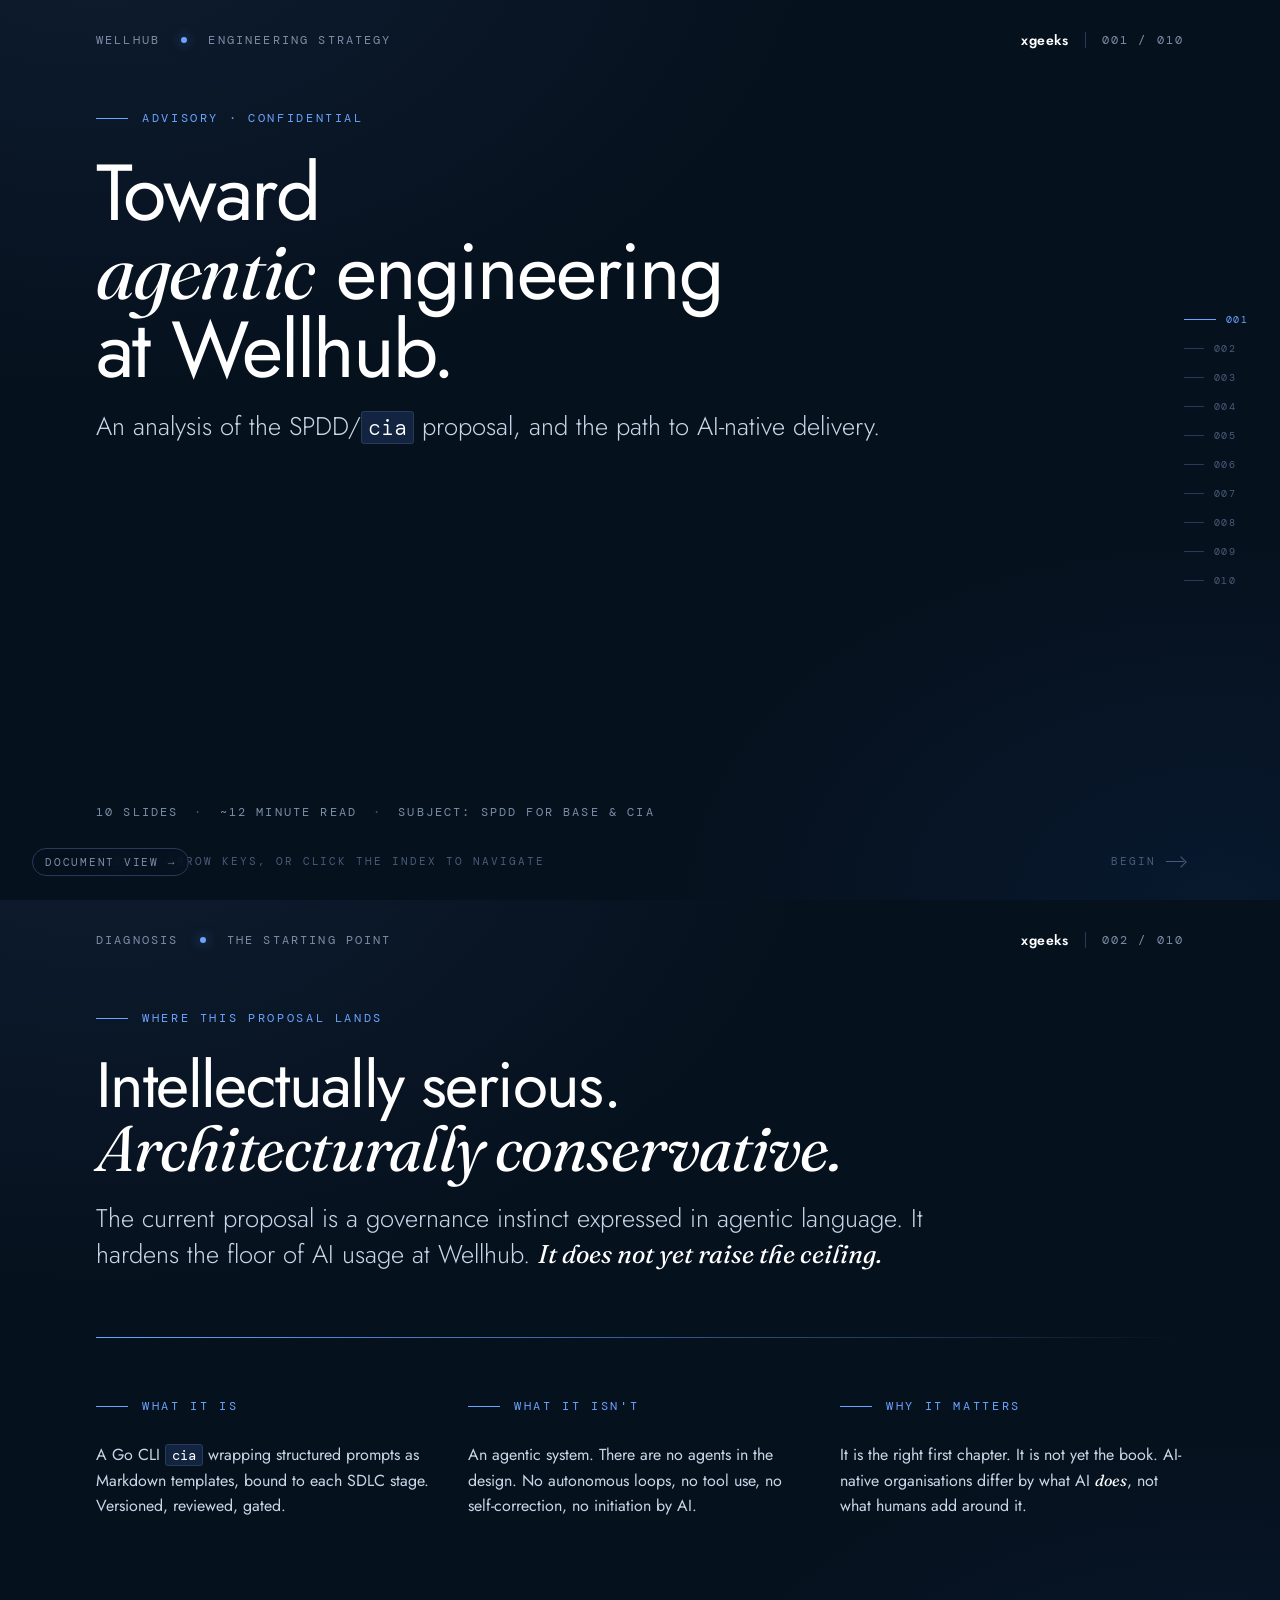
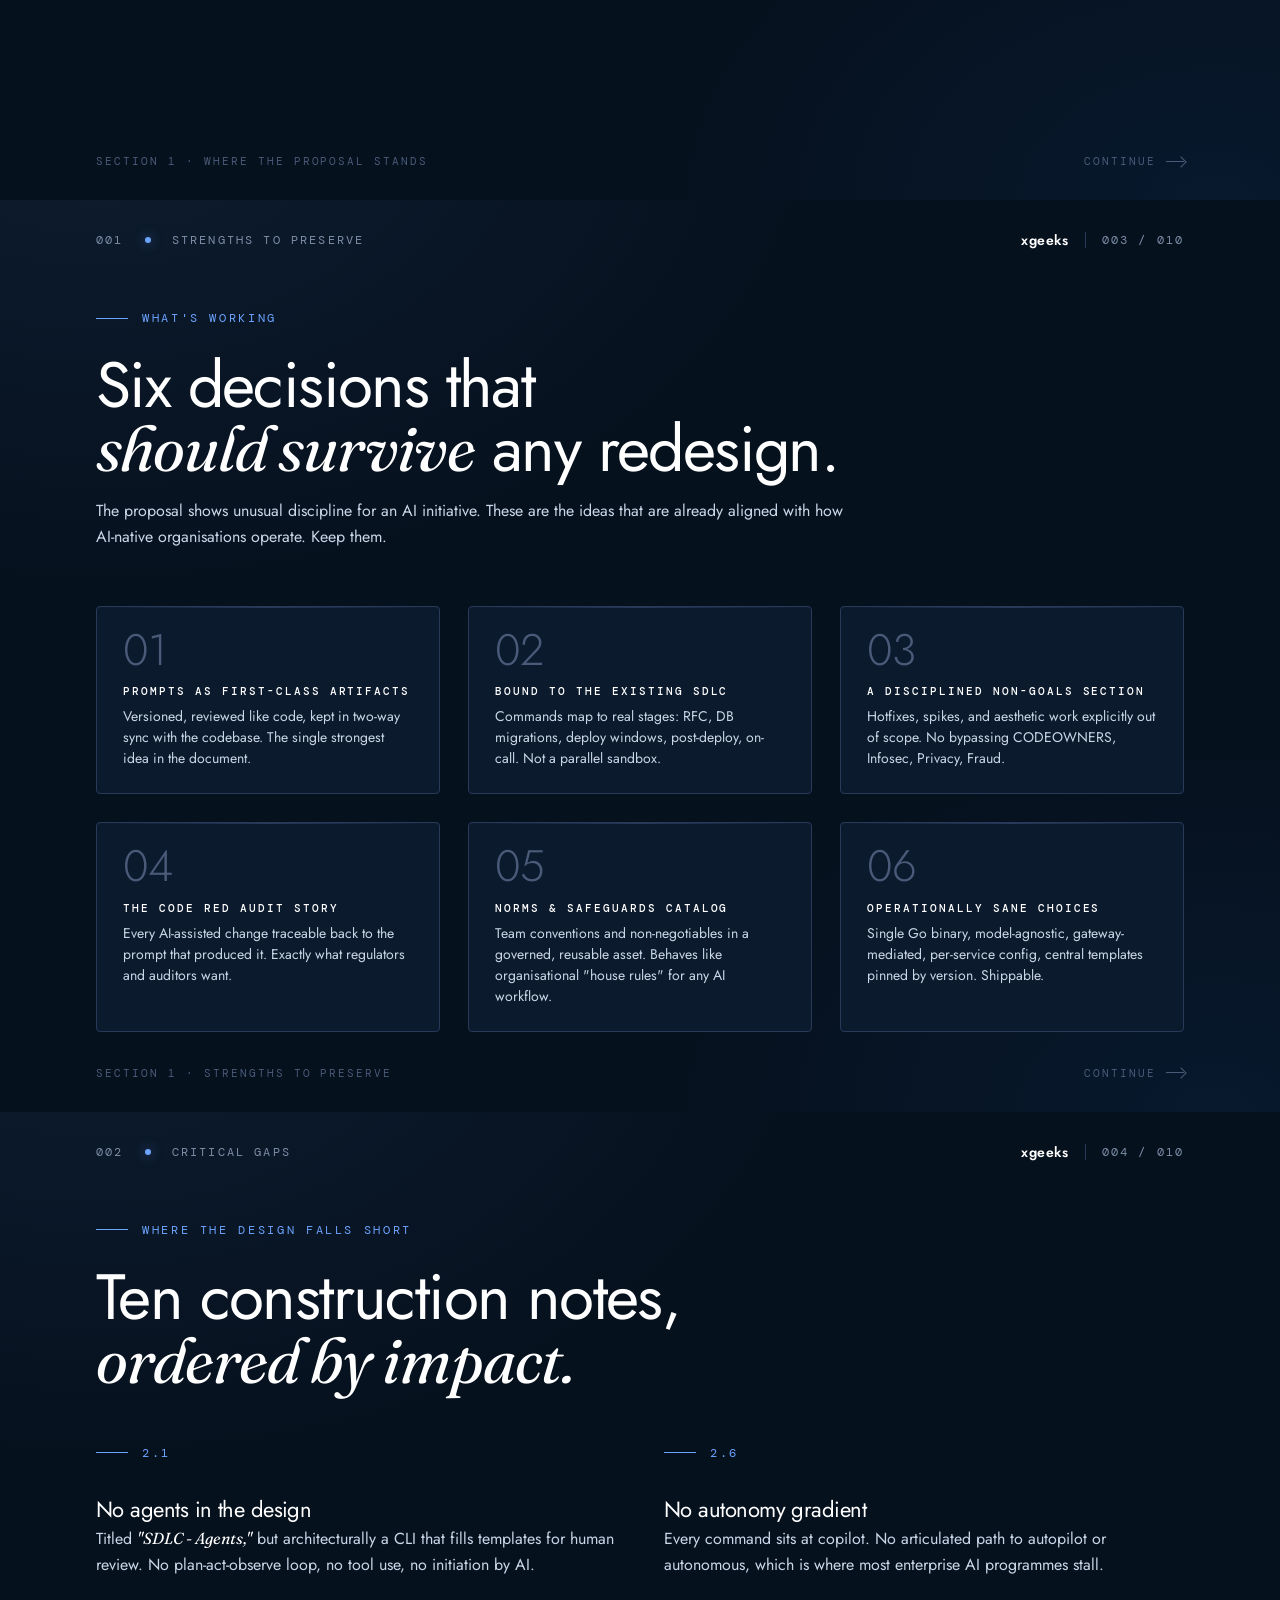
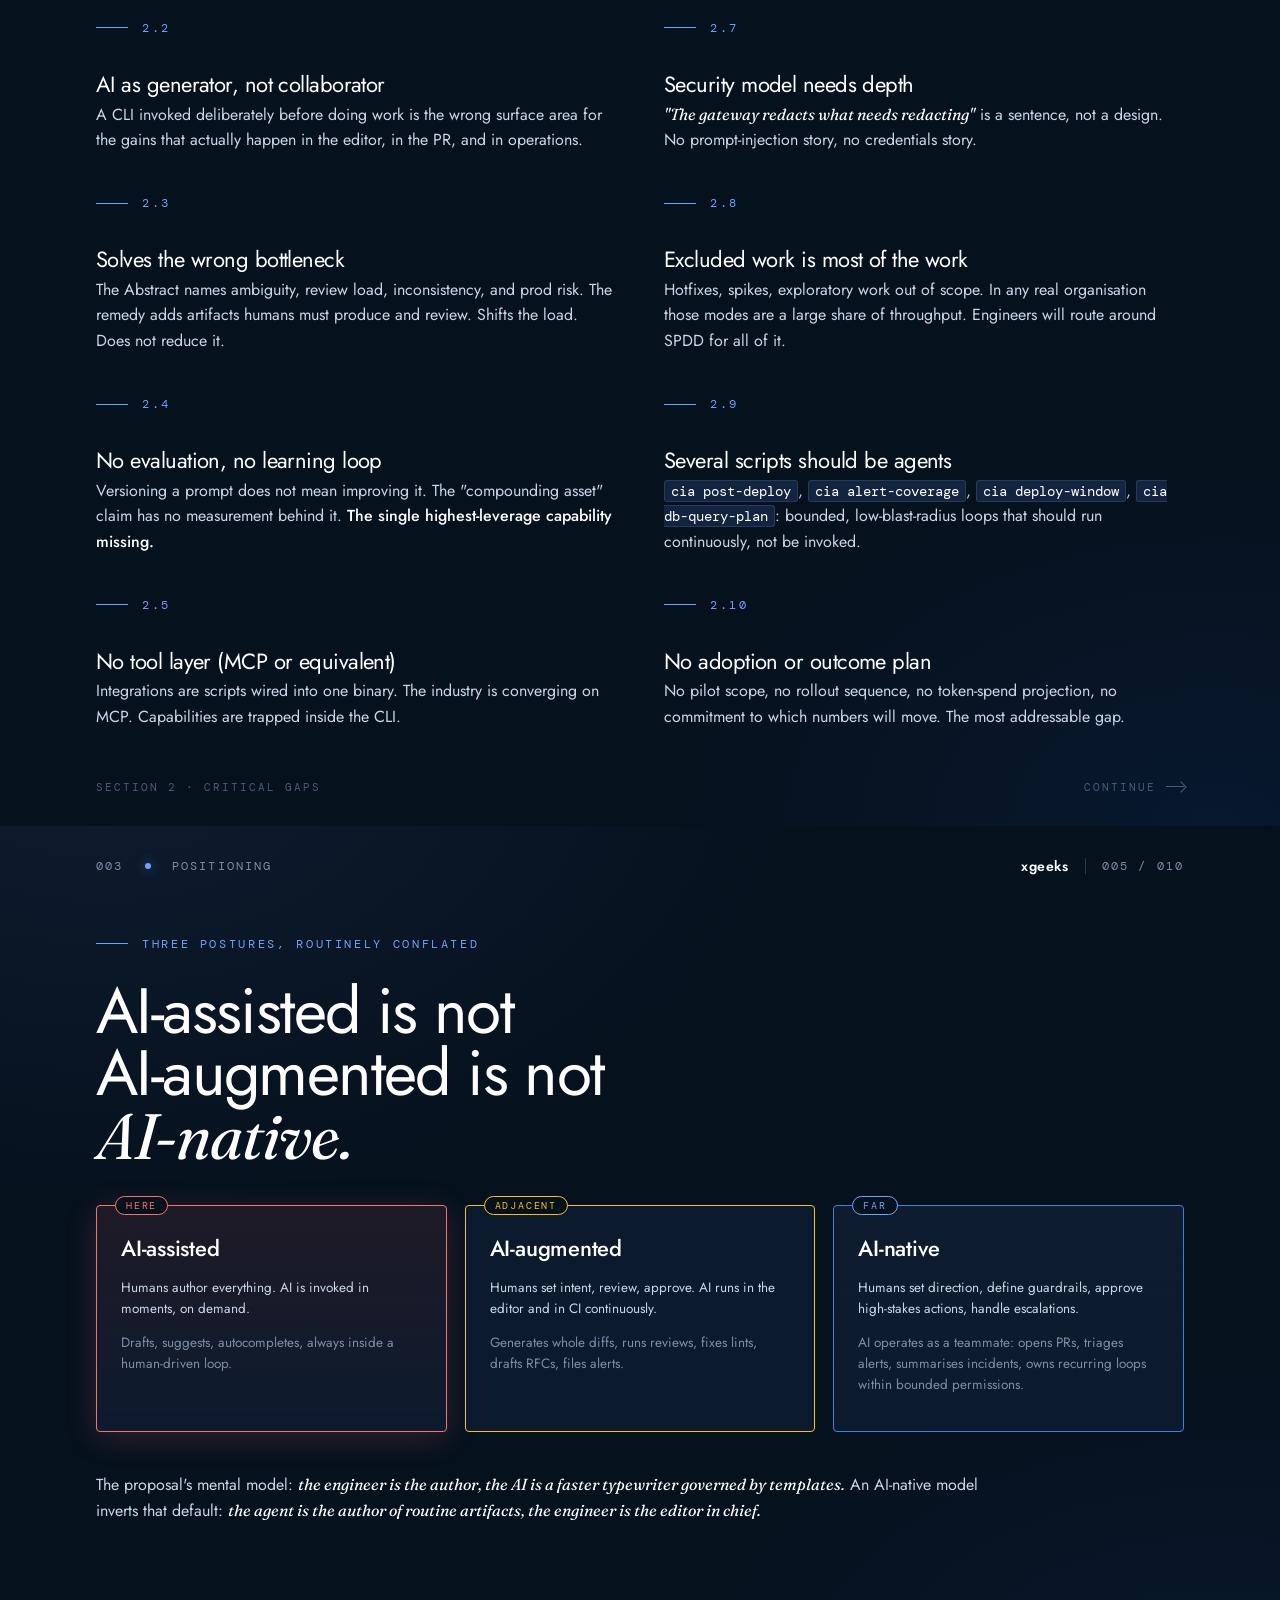
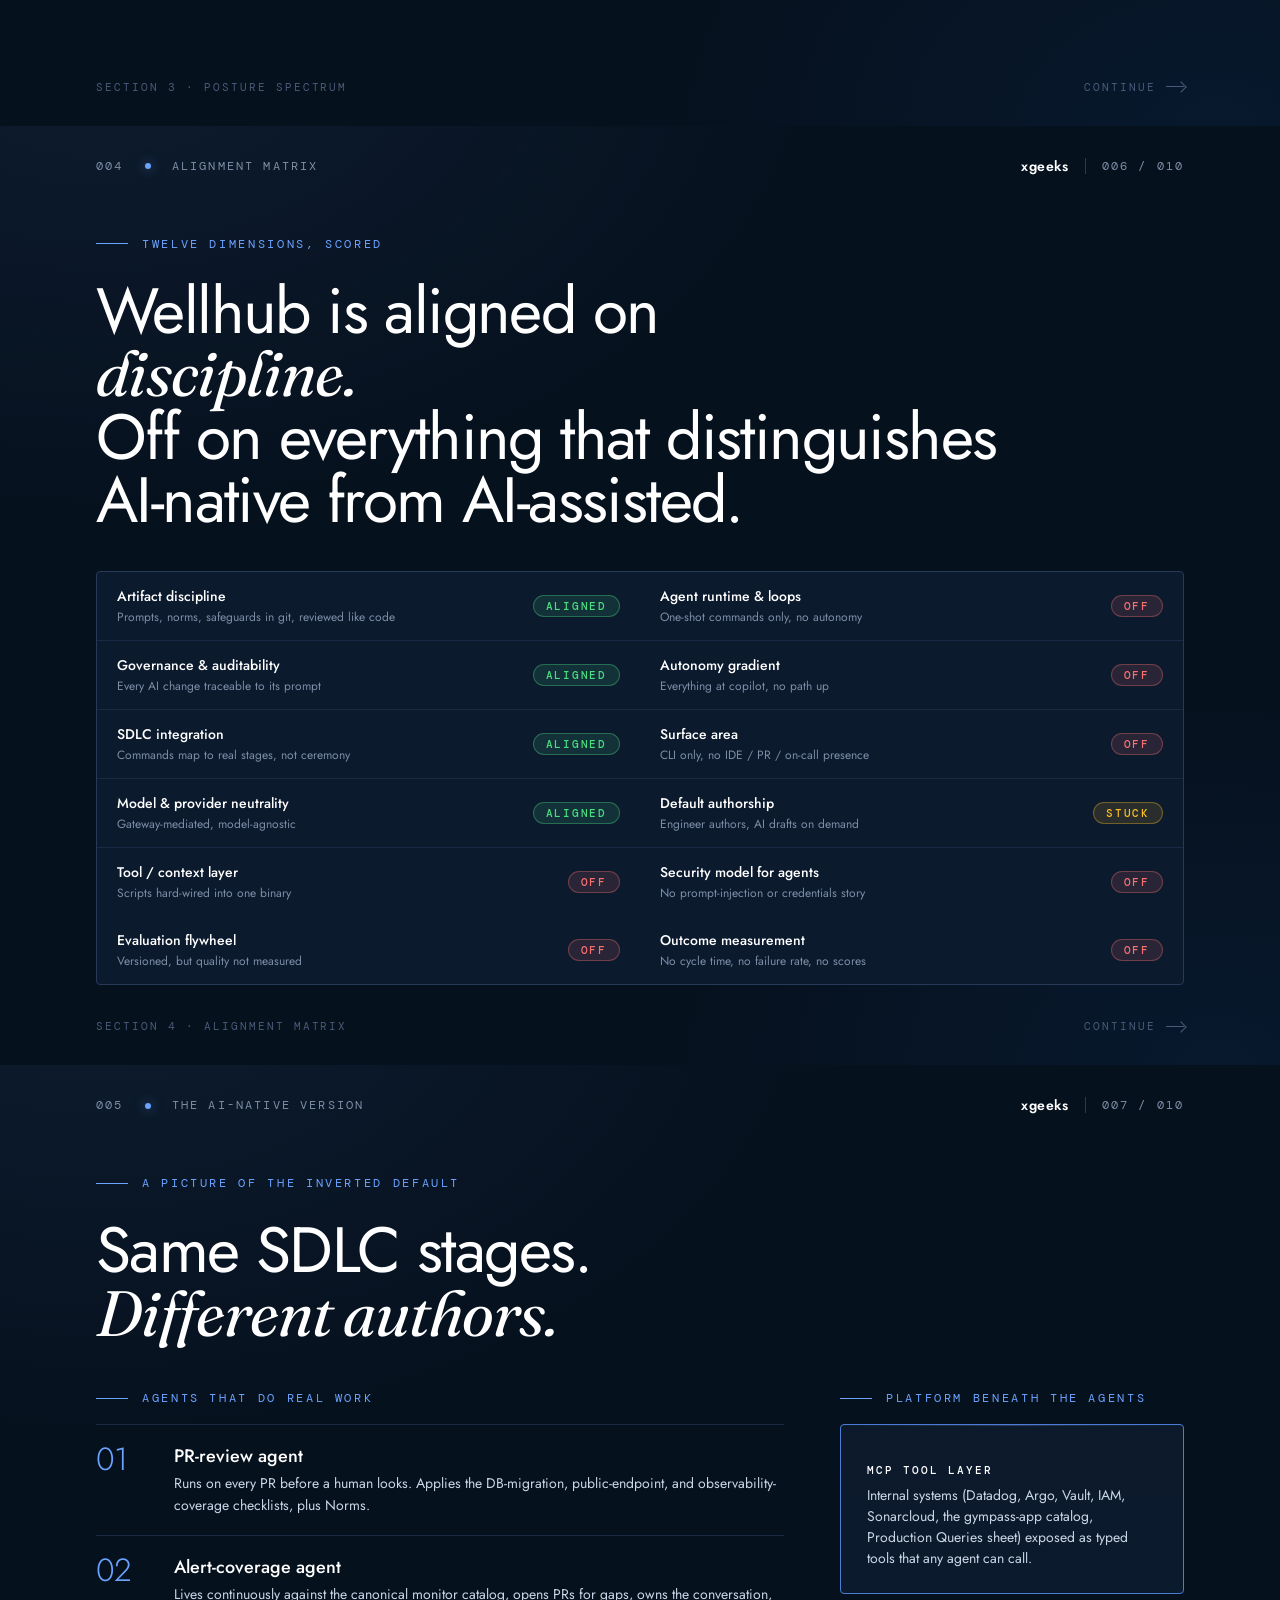
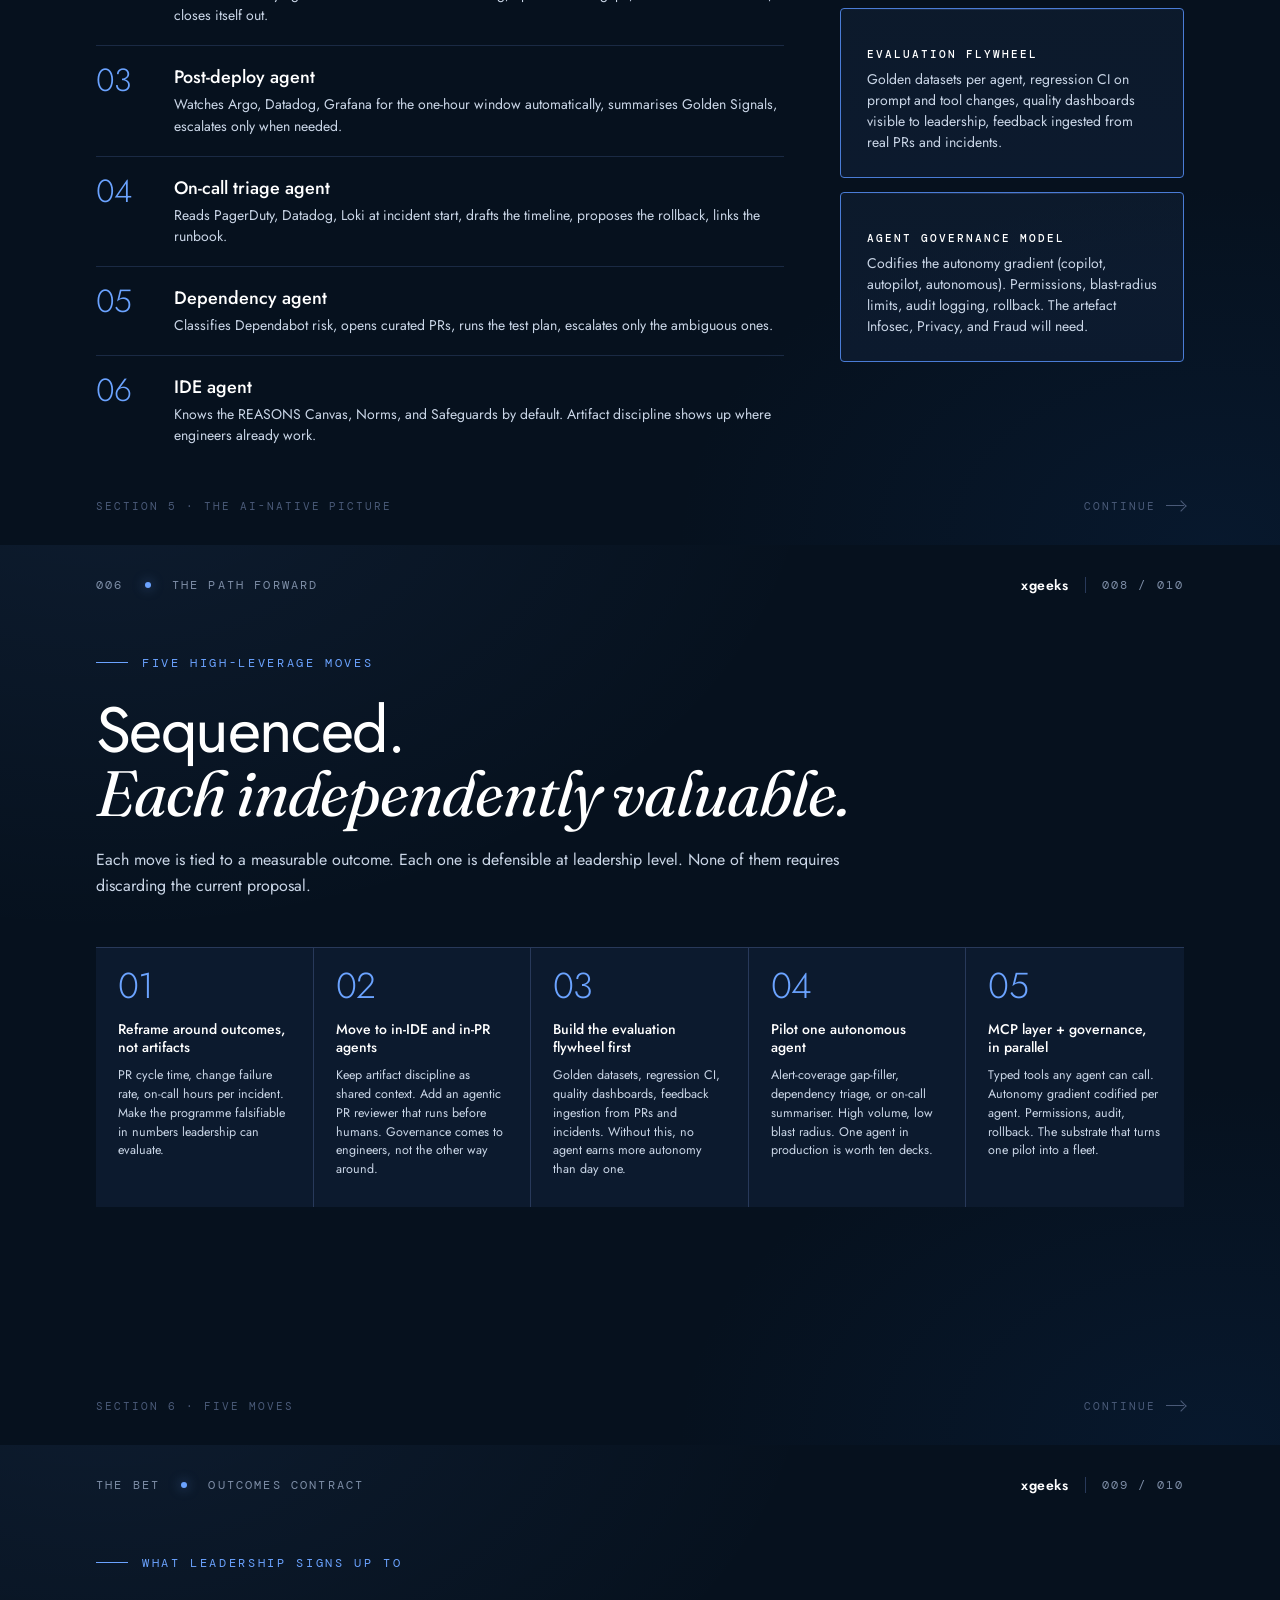
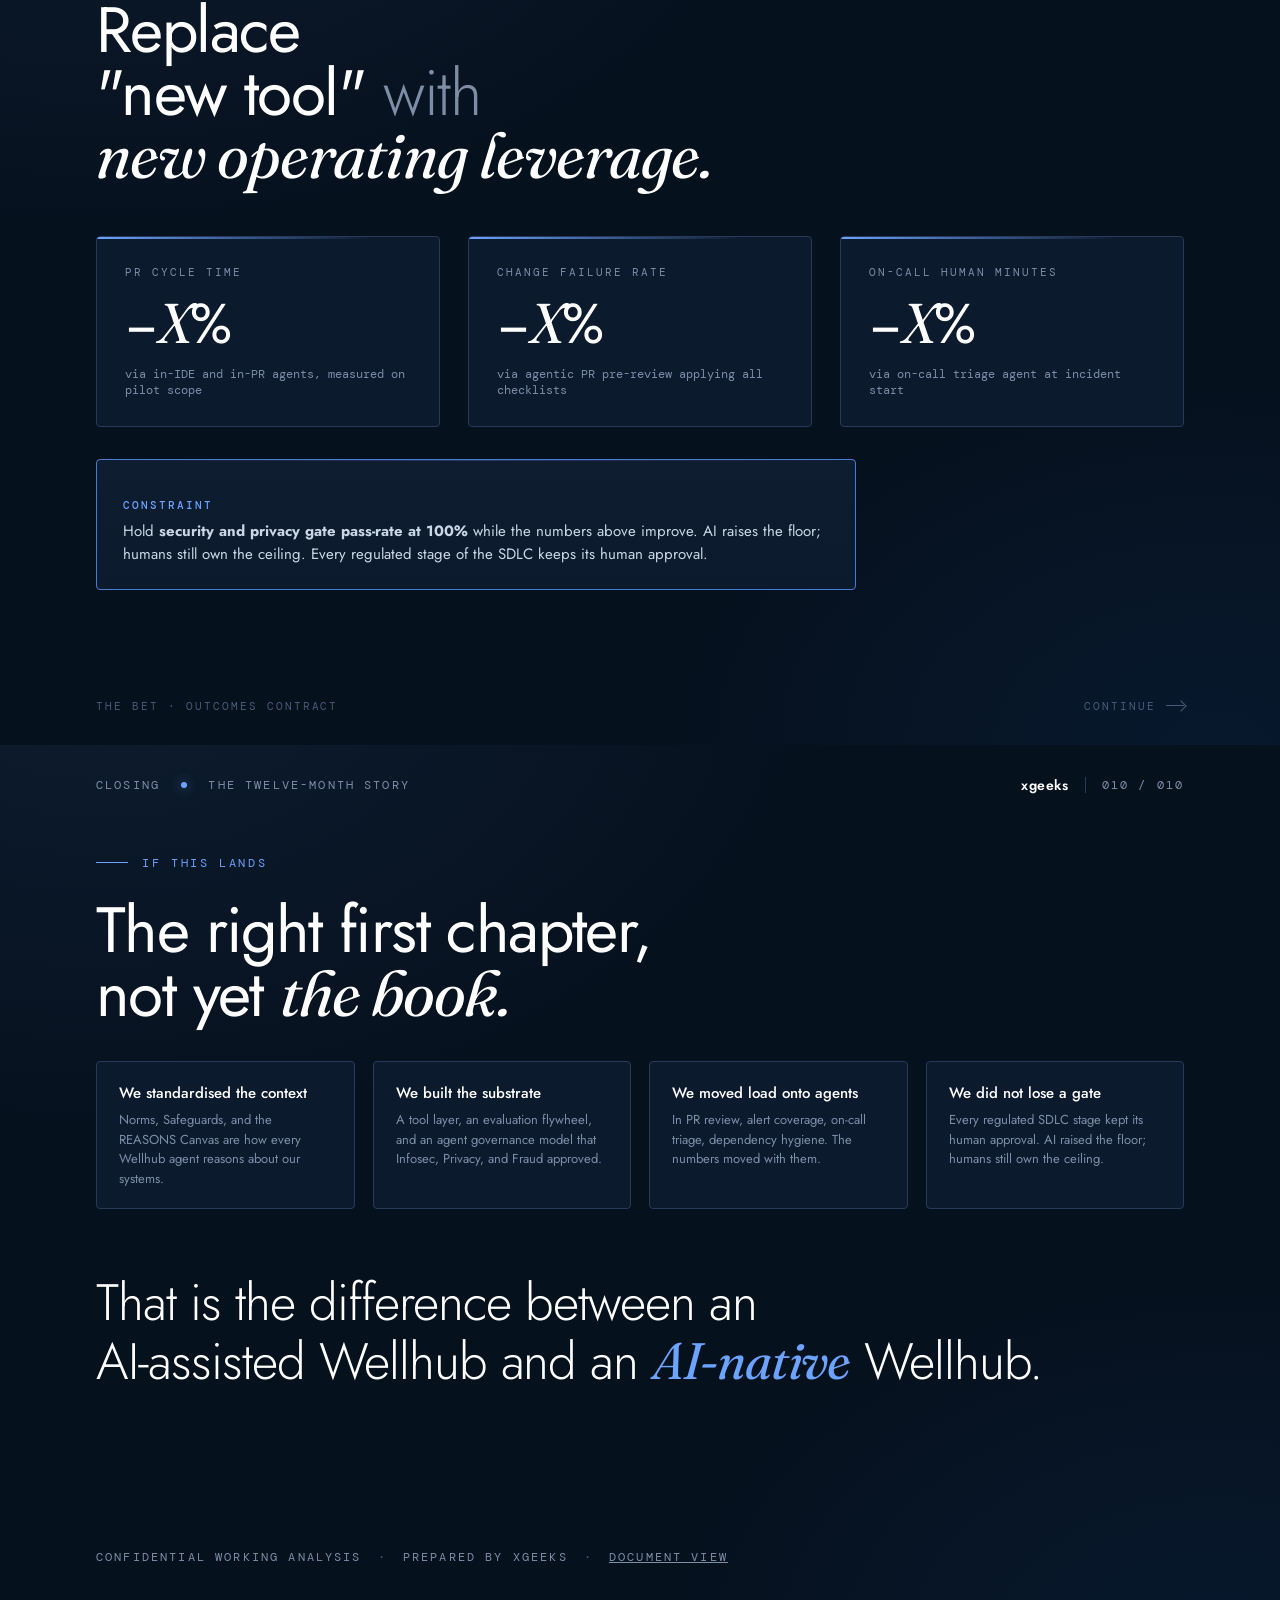
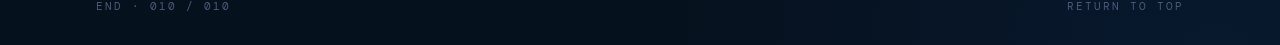
<file: index.html>
<!doctype html>
<html lang="en">
<head>
<meta charset="utf-8">
<meta name="viewport" content="width=device-width,initial-scale=1">
<title>Toward agentic engineering at Wellhub</title>
<meta name="description" content="An analysis of the SPDD/cia proposal and the path to AI-native delivery.">
<meta name="robots" content="noindex, nofollow">
<meta name="theme-color" content="#06111e">

<link rel="preconnect" href="https://fonts.googleapis.com">
<link rel="preconnect" href="https://fonts.gstatic.com" crossorigin>
<link href="https://fonts.googleapis.com/css2?family=Jost:wght@300;400;500;600;700&family=DM+Mono:wght@400;500&family=Fraunces:ital,wght@0,400;1,400;1,500&display=swap" rel="stylesheet">

<style>
/* ============================================================
   Toward agentic engineering at Wellhub — slide deck
   ============================================================ */

:root {
  --bg:       #06111e;
  --bg-2:     #0c1a2e;
  --bg-3:     #122440;
  --ink:      #ffffff;
  --ink-2:    #cad6e7;
  --ink-3:    #7d8da6;
  --ink-4:    #4a5a78;
  --line:     #1a2a44;
  --line-2:   #28395a;
  --accent:   #6ba3ff;
  --accent-dim:  #4a7cd6;
  --accent-deep: #0f3a73;
  --warm:     #ff966e;
  --good:     #4ade80;
  --good-bg:  rgba(74, 222, 128, 0.12);
  --bad:      #f87171;
  --bad-bg:   rgba(248, 113, 113, 0.12);
  --warn:     #fbbf24;
  --warn-bg:  rgba(251, 191, 36, 0.12);

  --display: 'Jost', 'Futura', 'Century Gothic', system-ui, sans-serif;
  --sans:    'Jost', 'Futura', 'Century Gothic', system-ui, sans-serif;
  --serif:   'Fraunces', Georgia, serif;
  --mono:    'DM Mono', ui-monospace, SFMono-Regular, Menlo, monospace;
}

* { box-sizing: border-box; }

html, body {
  margin: 0;
  padding: 0;
  background: #000;
  color: var(--ink);
  font-family: var(--sans);
  -webkit-font-smoothing: antialiased;
  text-rendering: optimizeLegibility;
}

html { scroll-behavior: smooth; }

body {
  min-height: 100vh;
  scroll-snap-type: y mandatory;
  overflow-y: scroll;
  overscroll-behavior: contain;
}

.deck { display: block; }

/* ============== slide skeleton ============== */

.slide {
  position: relative;
  min-height: 100vh;
  background: var(--bg);
  scroll-snap-align: start;
  scroll-snap-stop: always;
  overflow: hidden;
  display: flex;
  flex-direction: column;
}
.slide::before {
  content: '';
  position: absolute; inset: 0;
  background:
    radial-gradient(ellipse 1200px 800px at 8% -10%, rgba(107, 163, 255, 0.08), transparent 60%),
    radial-gradient(ellipse 900px 600px at 95% 100%, rgba(15, 58, 115, 0.18), transparent 60%);
  pointer-events: none;
  z-index: 0;
}

.frame {
  position: relative;
  flex: 1;
  padding: 110px 96px 80px;
  display: flex;
  flex-direction: column;
  z-index: 1;
  max-width: 1500px;
  margin: 0 auto;
  width: 100%;
}

/* ============== chrome ============== */

.chrome {
  position: absolute;
  top: 30px; left: 96px; right: 96px;
  display: flex;
  justify-content: space-between;
  align-items: center;
  z-index: 2;
  font-family: var(--mono);
  font-size: 12px;
  letter-spacing: 0.18em;
  text-transform: uppercase;
  color: var(--ink-3);
}
.chrome .dot {
  display: inline-block;
  width: 6px;
  height: 6px;
  background: var(--accent);
  border-radius: 999px;
  margin: 0 12px 2px;
  vertical-align: middle;
  box-shadow: 0 0 12px rgba(107, 163, 255, 0.6);
}
.chrome__right {
  display: flex;
  align-items: center;
  gap: 16px;
}
.chrome__mark {
  font-family: var(--display);
  font-weight: 600;
  font-size: 14px;
  letter-spacing: 0.04em;
  text-transform: none;
  color: var(--ink);
}
.chrome__pageno {
  border-left: 1px solid var(--line-2);
  padding-left: 16px;
  color: var(--ink-3);
}

/* ============== type ============== */

.kicker {
  font-family: var(--mono);
  font-size: 12px;
  letter-spacing: 0.22em;
  text-transform: uppercase;
  color: var(--accent);
  display: inline-flex;
  align-items: center;
  gap: 14px;
  margin: 0 0 28px 0;
}
.kicker::before {
  content: '';
  width: 32px;
  height: 1px;
  background: var(--accent);
}

.display {
  font-family: var(--display);
  font-weight: 400;
  line-height: 0.98;
  letter-spacing: -0.025em;
  color: var(--ink);
  margin: 0;
}
.display em, .display i {
  font-family: var(--serif);
  font-style: italic;
  font-weight: 400;
  letter-spacing: -0.015em;
}
.display .light { font-weight: 300; color: var(--ink-3); }
.display .accent { color: var(--accent); }

h1.display { font-size: clamp(40px, 6.2vw, 96px); }
h2.display { font-size: clamp(34px, 5vw, 72px); }
h3.display { font-size: clamp(24px, 3vw, 36px); }

.subhead {
  font-family: var(--display);
  font-weight: 300;
  font-size: clamp(18px, 2vw, 26px);
  line-height: 1.35;
  color: var(--ink-2);
  margin: 22px 0 0 0;
  max-width: 880px;
}
.subhead em { font-family: var(--serif); font-style: italic; font-weight: 400; color: var(--ink); }

.body-text {
  font-family: var(--display);
  font-weight: 400;
  font-size: 16px;
  line-height: 1.6;
  color: var(--ink-2);
  max-width: 720px;
}
.body-text strong { color: var(--ink); font-weight: 500; }
.body-text em { font-family: var(--serif); font-style: italic; font-weight: 400; color: var(--ink); }

.mono { font-family: var(--mono); font-variant-numeric: tabular-nums; }
.accent-text { color: var(--accent); }
.muted { color: var(--ink-3); }

code, .code-inline {
  font-family: var(--mono);
  font-size: 0.86em;
  background: var(--bg-3);
  border: 1px solid var(--line-2);
  padding: 1px 6px;
  border-radius: 3px;
  color: var(--ink);
}

/* ============== bottom marker ============== */

.slide__bottom {
  position: absolute;
  bottom: 32px; left: 96px; right: 96px;
  display: flex;
  justify-content: space-between;
  align-items: flex-end;
  font-family: var(--mono);
  font-size: 11px;
  letter-spacing: 0.18em;
  text-transform: uppercase;
  color: var(--ink-4);
  z-index: 2;
}
.slide__bottom .hint { display: flex; align-items: center; gap: 10px; }
.slide__bottom .hint .arrow {
  display: inline-block;
  width: 18px;
  height: 1px;
  background: var(--ink-4);
  position: relative;
}
.slide__bottom .hint .arrow::after {
  content: '';
  position: absolute;
  right: -1px; top: -3px;
  width: 7px; height: 7px;
  border-right: 1px solid var(--ink-4);
  border-bottom: 1px solid var(--ink-4);
  transform: rotate(-45deg);
}

/* ============== page-no overlay always visible ============== */

.deck-progress {
  position: fixed;
  right: 32px;
  top: 50%;
  transform: translateY(-50%);
  z-index: 50;
  display: flex;
  flex-direction: column;
  gap: 8px;
  font-family: var(--mono);
  font-size: 10px;
  letter-spacing: 0.15em;
  text-transform: uppercase;
  color: var(--ink-4);
}
.deck-progress a {
  color: inherit;
  text-decoration: none;
  display: flex;
  align-items: center;
  gap: 10px;
  padding: 4px 0;
  cursor: pointer;
  transition: color 200ms;
}
.deck-progress a:hover { color: var(--ink-2); }
.deck-progress a::before {
  content: '';
  width: 20px;
  height: 1px;
  background: var(--line-2);
  transition: background 200ms, width 200ms;
}
.deck-progress a.is-active { color: var(--accent); }
.deck-progress a.is-active::before { background: var(--accent); width: 32px; }

/* ============== layout helpers ============== */

.grid-2 { display: grid; grid-template-columns: 1fr 1fr; gap: 56px; align-items: start; }
.grid-3 { display: grid; grid-template-columns: 1fr 1fr 1fr; gap: 28px; }
.grid-3-1 { display: grid; grid-template-columns: 2fr 1fr; gap: 56px; align-items: start; }

.row { display: flex; gap: 16px; align-items: stretch; }

.stack { display: flex; flex-direction: column; gap: 18px; }
.stack--lg { gap: 28px; }

.divider { height: 1px; background: var(--line-2); margin: 28px 0; }
.divider--accent { background: linear-gradient(90deg, var(--accent), transparent); }

.spacer { flex: 1; }

/* ============== cards ============== */

.card {
  background: var(--bg-2);
  border: 1px solid var(--line-2);
  padding: 24px 26px;
  border-radius: 4px;
  position: relative;
  overflow: hidden;
}
.card::before {
  content: '';
  position: absolute;
  top: 0; left: 0; right: 0;
  height: 1px;
  background: linear-gradient(90deg, transparent, var(--line-2), transparent);
}
.card .card-num {
  font-family: var(--display);
  font-weight: 300;
  font-size: 44px;
  line-height: 0.9;
  color: var(--ink-4);
  letter-spacing: -0.02em;
}
.card .card-label {
  font-family: var(--mono);
  font-size: 11px;
  letter-spacing: 0.18em;
  text-transform: uppercase;
  color: var(--ink);
  margin-top: 14px;
  font-weight: 500;
}
.card .card-body {
  font-size: 14px;
  color: var(--ink-2);
  line-height: 1.5;
  margin-top: 8px;
}
.card.is-accent { border-color: var(--accent-dim); background: linear-gradient(180deg, rgba(107, 163, 255, 0.06), var(--bg-2)); }
.card.is-accent .card-num { color: var(--accent); }
.card.is-warm { border-color: var(--warm); background: linear-gradient(180deg, rgba(255, 150, 110, 0.06), var(--bg-2)); }
.card.is-warm .card-num { color: var(--warm); }

/* KPI card */
.kpi {
  background: var(--bg-2);
  border: 1px solid var(--line-2);
  padding: 28px 28px;
  border-radius: 4px;
  display: flex;
  flex-direction: column;
  gap: 8px;
  position: relative;
  overflow: hidden;
}
.kpi::after {
  content: '';
  position: absolute; left: 0; right: 0; top: 0;
  height: 2px;
  background: linear-gradient(90deg, var(--accent), transparent 80%);
}
.kpi .kpi-label {
  font-family: var(--mono);
  font-size: 11px;
  letter-spacing: 0.18em;
  text-transform: uppercase;
  color: var(--ink-3);
}
.kpi .kpi-value {
  font-family: var(--display);
  font-weight: 400;
  font-size: 56px;
  line-height: 1;
  color: var(--ink);
  letter-spacing: -0.025em;
  margin-top: 8px;
}
.kpi .kpi-value em { font-family: var(--serif); font-style: italic; font-weight: 400; }
.kpi .kpi-sub {
  font-family: var(--mono);
  font-size: 12px;
  color: var(--ink-3);
  margin-top: 6px;
}

/* posture bar */
.posture {
  display: grid;
  grid-template-columns: 1fr 1fr 1fr;
  gap: 18px;
  margin-top: 36px;
}
.posture-cell {
  background: var(--bg-2);
  border: 1px solid var(--line-2);
  padding: 26px 24px 22px;
  position: relative;
  border-radius: 4px;
}
.posture-cell.is-here {
  border-color: var(--bad);
  background: linear-gradient(180deg, rgba(248, 113, 113, 0.10), var(--bg-2));
  box-shadow: 0 6px 32px rgba(248, 113, 113, 0.18);
}
.posture-cell.is-adjacent { border-color: var(--warn); }
.posture-cell.is-far {
  border-color: var(--accent-dim);
  background: linear-gradient(180deg, rgba(107, 163, 255, 0.08), var(--bg-2));
}
.posture-cell .posture-tag {
  position: absolute;
  top: -10px; left: 18px;
  font-family: var(--mono);
  font-size: 10px;
  letter-spacing: 0.18em;
  text-transform: uppercase;
  padding: 2px 10px;
  border-radius: 999px;
  background: var(--bg);
}
.posture-cell.is-here .posture-tag { color: var(--bad); border: 1px solid var(--bad); }
.posture-cell.is-adjacent .posture-tag { color: var(--warn); border: 1px solid var(--warn); }
.posture-cell.is-far .posture-tag { color: var(--accent); border: 1px solid var(--accent); }
.posture-cell .posture-name {
  font-family: var(--display);
  font-weight: 500;
  font-size: 22px;
  letter-spacing: -0.01em;
  color: var(--ink);
  margin-bottom: 14px;
}
.posture-cell .posture-text {
  font-size: 13.5px;
  line-height: 1.55;
  color: var(--ink-2);
}
.posture-cell .posture-text + .posture-text { margin-top: 8px; color: var(--ink-3); }

/* alignment matrix */
.matrix {
  display: grid;
  grid-template-columns: 1fr 1fr;
  gap: 0;
  border: 1px solid var(--line-2);
  border-radius: 4px;
  overflow: hidden;
  background: var(--bg-2);
}
.matrix__row {
  display: grid;
  grid-template-columns: 1.6fr 0.6fr;
  align-items: center;
  padding: 14px 20px;
  border-bottom: 1px solid var(--line);
}
.matrix__row:last-child, .matrix__row:nth-last-child(2) { border-bottom: none; }
.matrix__label {
  font-family: var(--display);
  font-weight: 500;
  font-size: 14px;
  color: var(--ink);
}
.matrix__label small { display: block; font-family: var(--display); font-weight: 400; font-size: 12px; color: var(--ink-3); margin-top: 2px; }
.matrix__verdict {
  text-align: right;
  font-family: var(--mono);
  font-size: 11px;
  letter-spacing: 0.16em;
  text-transform: uppercase;
}
.verdict-pill {
  display: inline-block;
  padding: 3px 12px;
  border-radius: 999px;
  font-weight: 500;
}
.verdict-pill.good { color: var(--good); background: var(--good-bg); border: 1px solid rgba(74, 222, 128, 0.35); }
.verdict-pill.warn { color: var(--warn); background: var(--warn-bg); border: 1px solid rgba(251, 191, 36, 0.35); }
.verdict-pill.bad  { color: var(--bad);  background: var(--bad-bg);  border: 1px solid rgba(248, 113, 113, 0.35); }

/* agent list */
.agent {
  display: grid;
  grid-template-columns: 60px 1fr;
  gap: 18px;
  padding: 18px 0;
  border-top: 1px solid var(--line);
  align-items: start;
}
.agent:first-child { border-top: 0; }
.agent__num {
  font-family: var(--display);
  font-weight: 300;
  font-size: 32px;
  color: var(--accent);
  line-height: 1;
  letter-spacing: -0.02em;
}
.agent__name {
  font-family: var(--display);
  font-weight: 500;
  font-size: 18px;
  color: var(--ink);
  margin-bottom: 4px;
}
.agent__desc { font-size: 14px; color: var(--ink-2); line-height: 1.55; }

/* steps */
.steps {
  display: grid;
  grid-template-columns: repeat(5, 1fr);
  gap: 0;
  border-top: 1px solid var(--line-2);
  margin-top: 32px;
}
.step {
  padding: 22px 22px 28px;
  border-right: 1px solid var(--line-2);
  background: var(--bg-2);
  position: relative;
  display: flex;
  flex-direction: column;
}
.step:last-child { border-right: 0; }
.step:hover { background: var(--bg-3); }
.step .step__n {
  font-family: var(--display);
  font-weight: 300;
  font-size: 36px;
  line-height: 0.9;
  color: var(--accent);
  letter-spacing: -0.02em;
}
.step .step__title {
  font-family: var(--display);
  font-weight: 500;
  font-size: 14px;
  color: var(--ink);
  margin-top: 18px;
  line-height: 1.3;
}
.step .step__desc {
  font-size: 12.5px;
  color: var(--ink-2);
  line-height: 1.5;
  margin-top: 10px;
}

/* cover slide */
.cover-slot {
  margin-top: auto;
  display: flex;
  flex-direction: column;
  gap: 16px;
}
.cover-meta {
  font-family: var(--mono);
  font-size: 12px;
  letter-spacing: 0.18em;
  text-transform: uppercase;
  color: var(--ink-3);
  display: flex;
  gap: 16px;
  flex-wrap: wrap;
}
.cover-meta span + span::before { content: '·'; margin-right: 16px; color: var(--ink-4); }

/* pull-quote variant */
.pull-quote {
  font-family: var(--display);
  font-weight: 300;
  font-size: clamp(28px, 4vw, 52px);
  line-height: 1.15;
  letter-spacing: -0.02em;
  color: var(--ink);
  max-width: 1100px;
  margin: 0;
}
.pull-quote em { font-family: var(--serif); font-style: italic; font-weight: 400; color: var(--accent); }

/* footer slide */
.tag-row {
  display: grid;
  grid-template-columns: repeat(4, 1fr);
  gap: 18px;
  margin-top: 36px;
}
.tag-row .tag {
  background: var(--bg-2);
  border: 1px solid var(--line-2);
  border-radius: 4px;
  padding: 20px 22px;
}
.tag .tag-head {
  font-family: var(--display);
  font-weight: 500;
  font-size: 15px;
  color: var(--ink);
  margin-bottom: 6px;
}
.tag .tag-body {
  font-size: 13px;
  color: var(--ink-3);
  line-height: 1.5;
}

/* fade-in animation as slides enter */
.fade-up {
  opacity: 0;
  transform: translateY(18px);
  transition: opacity 700ms cubic-bezier(0.2, 0.7, 0.2, 1), transform 700ms cubic-bezier(0.2, 0.7, 0.2, 1);
}
.fade-up.in {
  opacity: 1;
  transform: translateY(0);
}
.fade-up.d1 { transition-delay: 100ms; }
.fade-up.d2 { transition-delay: 200ms; }
.fade-up.d3 { transition-delay: 300ms; }
.fade-up.d4 { transition-delay: 400ms; }

/* alt-view link */
.alt-view {
  position: fixed;
  left: 32px;
  bottom: 24px;
  z-index: 50;
  font-family: var(--mono);
  font-size: 11px;
  letter-spacing: 0.16em;
  text-transform: uppercase;
  color: var(--ink-3);
  text-decoration: none;
  padding: 6px 12px;
  border: 1px solid var(--line-2);
  border-radius: 999px;
  background: rgba(6, 17, 30, 0.6);
  backdrop-filter: blur(8px);
  transition: color 180ms, border-color 180ms;
}
.alt-view:hover { color: var(--accent); border-color: var(--accent); }

/* responsive */
@media (max-width: 1100px) {
  .frame { padding: 96px 48px 70px; }
  .chrome { left: 48px; right: 48px; }
  .slide__bottom { left: 48px; right: 48px; }
  .grid-2, .grid-3-1 { grid-template-columns: 1fr; gap: 32px; }
  .grid-3 { grid-template-columns: 1fr 1fr; }
  .posture { grid-template-columns: 1fr; }
  .steps { grid-template-columns: 1fr; }
  .step { border-right: 0; border-bottom: 1px solid var(--line-2); }
  .step:last-child { border-bottom: 0; }
  .tag-row { grid-template-columns: 1fr 1fr; }
  .deck-progress { display: none; }
}
@media (max-width: 700px) {
  .frame { padding: 84px 22px 60px; }
  .chrome { left: 22px; right: 22px; font-size: 10px; }
  .slide__bottom { left: 22px; right: 22px; }
  .matrix { grid-template-columns: 1fr; }
  .grid-3, .tag-row { grid-template-columns: 1fr; }
  .alt-view { left: 16px; bottom: 16px; }
}

@media (prefers-reduced-motion: reduce) {
  html { scroll-behavior: auto; }
  .fade-up { transition: none; opacity: 1; transform: none; }
}
</style>
</head>

<body>

<!-- Fixed UI -->
<a class="alt-view" href="analysis.html">Document view  →</a>

<nav class="deck-progress" aria-label="Deck progress">
  <a href="#s1" data-target="s1"><span>001</span></a>
  <a href="#s2" data-target="s2"><span>002</span></a>
  <a href="#s3" data-target="s3"><span>003</span></a>
  <a href="#s4" data-target="s4"><span>004</span></a>
  <a href="#s5" data-target="s5"><span>005</span></a>
  <a href="#s6" data-target="s6"><span>006</span></a>
  <a href="#s7" data-target="s7"><span>007</span></a>
  <a href="#s8" data-target="s8"><span>008</span></a>
  <a href="#s9" data-target="s9"><span>009</span></a>
  <a href="#s10" data-target="s10"><span>010</span></a>
</nav>

<main class="deck">

<!-- ============ Slide 001: Cover ============ -->
<section class="slide" id="s1">
  <div class="chrome">
    <div class="chrome__left">WELLHUB <span class="dot"></span> ENGINEERING STRATEGY</div>
    <div class="chrome__right">
      <span class="chrome__mark">xgeeks</span>
      <span class="chrome__pageno">001 / 010</span>
    </div>
  </div>
  <div class="frame">
    <p class="kicker fade-up">Advisory · Confidential</p>
    <h1 class="display fade-up d1">
      Toward<br>
      <em>agentic</em> engineering<br>
      at Wellhub.
    </h1>
    <p class="subhead fade-up d2">An analysis of the SPDD/<code>cia</code> proposal, and the path to AI-native delivery.</p>

    <div class="cover-slot fade-up d3">
      <div class="cover-meta">
        <span>10 slides</span>
        <span>~12 minute read</span>
        <span>Subject: SPDD for BASE &amp; CIA</span>
      </div>
    </div>
  </div>
  <div class="slide__bottom">
    <span>Scroll, arrow keys, or click the index to navigate</span>
    <span class="hint">Begin <span class="arrow"></span></span>
  </div>
</section>

<!-- ============ Slide 002: Diagnosis ============ -->
<section class="slide" id="s2">
  <div class="chrome">
    <div class="chrome__left">DIAGNOSIS <span class="dot"></span> THE STARTING POINT</div>
    <div class="chrome__right">
      <span class="chrome__mark">xgeeks</span>
      <span class="chrome__pageno">002 / 010</span>
    </div>
  </div>
  <div class="frame">
    <p class="kicker fade-up">Where this proposal lands</p>
    <h2 class="display fade-up d1">
      Intellectually serious.<br>
      <em>Architecturally conservative.</em>
    </h2>
    <p class="subhead fade-up d2">
      The current proposal is a governance instinct expressed in agentic language. It hardens the floor of AI usage at Wellhub. <em>It does not yet raise the ceiling.</em>
    </p>

    <div class="divider divider--accent fade-up d3" style="margin-top: 64px;"></div>

    <div class="grid-3 fade-up d3" style="margin-top: 24px;">
      <div>
        <div class="kicker" style="margin-bottom: 12px;">What it is</div>
        <p class="body-text">A Go CLI <code>cia</code> wrapping structured prompts as Markdown templates, bound to each SDLC stage. Versioned, reviewed, gated.</p>
      </div>
      <div>
        <div class="kicker" style="margin-bottom: 12px;">What it isn't</div>
        <p class="body-text">An agentic system. There are no agents in the design. No autonomous loops, no tool use, no self-correction, no initiation by AI.</p>
      </div>
      <div>
        <div class="kicker" style="margin-bottom: 12px;">Why it matters</div>
        <p class="body-text">It is the right first chapter. It is not yet the book. AI-native organisations differ by what AI <em>does</em>, not what humans add around it.</p>
      </div>
    </div>
  </div>
  <div class="slide__bottom">
    <span>Section 1  ·  Where the proposal stands</span>
    <span class="hint">Continue <span class="arrow"></span></span>
  </div>
</section>

<!-- ============ Slide 003: Strengths ============ -->
<section class="slide" id="s3">
  <div class="chrome">
    <div class="chrome__left">001 <span class="dot"></span> STRENGTHS TO PRESERVE</div>
    <div class="chrome__right">
      <span class="chrome__mark">xgeeks</span>
      <span class="chrome__pageno">003 / 010</span>
    </div>
  </div>
  <div class="frame">
    <p class="kicker fade-up">What's working</p>
    <h2 class="display fade-up d1" style="max-width: 1100px;">
      Six decisions that<br>
      <em>should survive</em> any redesign.
    </h2>
    <p class="body-text fade-up d2" style="margin-top: 18px; max-width: 760px;">
      The proposal shows unusual discipline for an AI initiative. These are the ideas that are already aligned with how AI-native organisations operate. Keep them.
    </p>

    <div class="grid-3 fade-up d3" style="margin-top: 40px;">
      <div class="card">
        <div class="card-num">01</div>
        <div class="card-label">Prompts as first-class artifacts</div>
        <div class="card-body">Versioned, reviewed like code, kept in two-way sync with the codebase. The single strongest idea in the document.</div>
      </div>
      <div class="card">
        <div class="card-num">02</div>
        <div class="card-label">Bound to the existing SDLC</div>
        <div class="card-body">Commands map to real stages: RFC, DB migrations, deploy windows, post-deploy, on-call. Not a parallel sandbox.</div>
      </div>
      <div class="card">
        <div class="card-num">03</div>
        <div class="card-label">A disciplined Non-Goals section</div>
        <div class="card-body">Hotfixes, spikes, and aesthetic work explicitly out of scope. No bypassing CODEOWNERS, Infosec, Privacy, Fraud.</div>
      </div>
      <div class="card">
        <div class="card-num">04</div>
        <div class="card-label">The Code Red audit story</div>
        <div class="card-body">Every AI-assisted change traceable back to the prompt that produced it. Exactly what regulators and auditors want.</div>
      </div>
      <div class="card">
        <div class="card-num">05</div>
        <div class="card-label">Norms &amp; Safeguards catalog</div>
        <div class="card-body">Team conventions and non-negotiables in a governed, reusable asset. Behaves like organisational "house rules" for any AI workflow.</div>
      </div>
      <div class="card">
        <div class="card-num">06</div>
        <div class="card-label">Operationally sane choices</div>
        <div class="card-body">Single Go binary, model-agnostic, gateway-mediated, per-service config, central templates pinned by version. Shippable.</div>
      </div>
    </div>
  </div>
  <div class="slide__bottom">
    <span>Section 1  ·  Strengths to preserve</span>
    <span class="hint">Continue <span class="arrow"></span></span>
  </div>
</section>

<!-- ============ Slide 004: Critical gaps ============ -->
<section class="slide" id="s4">
  <div class="chrome">
    <div class="chrome__left">002 <span class="dot"></span> CRITICAL GAPS</div>
    <div class="chrome__right">
      <span class="chrome__mark">xgeeks</span>
      <span class="chrome__pageno">004 / 010</span>
    </div>
  </div>
  <div class="frame">
    <p class="kicker fade-up">Where the design falls short</p>
    <h2 class="display fade-up d1" style="max-width: 1100px;">
      Ten construction notes,<br>
      <em>ordered by impact.</em>
    </h2>

    <div class="grid-2 fade-up d2" style="margin-top: 44px; gap: 48px;">
      <div class="stack">
        <div>
          <div class="kicker">2.1</div>
          <h3 class="display" style="font-size: 22px; margin-top: 10px;">No agents in the design</h3>
          <p class="body-text" style="margin-top: 6px;">Titled <em>"SDLC&nbsp;-&nbsp;Agents,"</em> but architecturally a CLI that fills templates for human review. No plan-act-observe loop, no tool use, no initiation by AI.</p>
        </div>
        <div>
          <div class="kicker">2.2</div>
          <h3 class="display" style="font-size: 22px; margin-top: 10px;">AI as generator, not collaborator</h3>
          <p class="body-text" style="margin-top: 6px;">A CLI invoked deliberately before doing work is the wrong surface area for the gains that actually happen in the editor, in the PR, and in operations.</p>
        </div>
        <div>
          <div class="kicker">2.3</div>
          <h3 class="display" style="font-size: 22px; margin-top: 10px;">Solves the wrong bottleneck</h3>
          <p class="body-text" style="margin-top: 6px;">The Abstract names ambiguity, review load, inconsistency, and prod risk. The remedy adds artifacts humans must produce and review. Shifts the load. Does not reduce it.</p>
        </div>
        <div>
          <div class="kicker">2.4</div>
          <h3 class="display" style="font-size: 22px; margin-top: 10px;">No evaluation, no learning loop</h3>
          <p class="body-text" style="margin-top: 6px;">Versioning a prompt does not mean improving it. The "compounding asset" claim has no measurement behind it. <strong>The single highest-leverage capability missing.</strong></p>
        </div>
        <div>
          <div class="kicker">2.5</div>
          <h3 class="display" style="font-size: 22px; margin-top: 10px;">No tool layer (MCP or equivalent)</h3>
          <p class="body-text" style="margin-top: 6px;">Integrations are scripts wired into one binary. The industry is converging on MCP. Capabilities are trapped inside the CLI.</p>
        </div>
      </div>
      <div class="stack">
        <div>
          <div class="kicker">2.6</div>
          <h3 class="display" style="font-size: 22px; margin-top: 10px;">No autonomy gradient</h3>
          <p class="body-text" style="margin-top: 6px;">Every command sits at copilot. No articulated path to autopilot or autonomous, which is where most enterprise AI programmes stall.</p>
        </div>
        <div>
          <div class="kicker">2.7</div>
          <h3 class="display" style="font-size: 22px; margin-top: 10px;">Security model needs depth</h3>
          <p class="body-text" style="margin-top: 6px;"><em>"The gateway redacts what needs redacting"</em> is a sentence, not a design. No prompt-injection story, no credentials story.</p>
        </div>
        <div>
          <div class="kicker">2.8</div>
          <h3 class="display" style="font-size: 22px; margin-top: 10px;">Excluded work is most of the work</h3>
          <p class="body-text" style="margin-top: 6px;">Hotfixes, spikes, exploratory work out of scope. In any real organisation those modes are a large share of throughput. Engineers will route around SPDD for all of it.</p>
        </div>
        <div>
          <div class="kicker">2.9</div>
          <h3 class="display" style="font-size: 22px; margin-top: 10px;">Several scripts should be agents</h3>
          <p class="body-text" style="margin-top: 6px;"><code>cia post-deploy</code>, <code>cia alert-coverage</code>, <code>cia deploy-window</code>, <code>cia db-query-plan</code>: bounded, low-blast-radius loops that should run continuously, not be invoked.</p>
        </div>
        <div>
          <div class="kicker">2.10</div>
          <h3 class="display" style="font-size: 22px; margin-top: 10px;">No adoption or outcome plan</h3>
          <p class="body-text" style="margin-top: 6px;">No pilot scope, no rollout sequence, no token-spend projection, no commitment to which numbers will move. The most addressable gap.</p>
        </div>
      </div>
    </div>
  </div>
  <div class="slide__bottom">
    <span>Section 2  ·  Critical gaps</span>
    <span class="hint">Continue <span class="arrow"></span></span>
  </div>
</section>

<!-- ============ Slide 005: Posture ============ -->
<section class="slide" id="s5">
  <div class="chrome">
    <div class="chrome__left">003 <span class="dot"></span> POSITIONING</div>
    <div class="chrome__right">
      <span class="chrome__mark">xgeeks</span>
      <span class="chrome__pageno">005 / 010</span>
    </div>
  </div>
  <div class="frame">
    <p class="kicker fade-up">Three postures, routinely conflated</p>
    <h2 class="display fade-up d1" style="max-width: 1100px;">
      AI-assisted is not<br>
      AI-augmented is not<br>
      <em>AI-native.</em>
    </h2>

    <div class="posture fade-up d2">
      <div class="posture-cell is-here">
        <span class="posture-tag">Here</span>
        <div class="posture-name">AI-assisted</div>
        <p class="posture-text">Humans author everything. AI is invoked in moments, on demand.</p>
        <p class="posture-text">Drafts, suggests, autocompletes, always inside a human-driven loop.</p>
      </div>
      <div class="posture-cell is-adjacent">
        <span class="posture-tag">Adjacent</span>
        <div class="posture-name">AI-augmented</div>
        <p class="posture-text">Humans set intent, review, approve. AI runs in the editor and in CI continuously.</p>
        <p class="posture-text">Generates whole diffs, runs reviews, fixes lints, drafts RFCs, files alerts.</p>
      </div>
      <div class="posture-cell is-far">
        <span class="posture-tag">Far</span>
        <div class="posture-name">AI-native</div>
        <p class="posture-text">Humans set direction, define guardrails, approve high-stakes actions, handle escalations.</p>
        <p class="posture-text">AI operates as a teammate: opens PRs, triages alerts, summarises incidents, owns recurring loops within bounded permissions.</p>
      </div>
    </div>

    <p class="body-text fade-up d3" style="margin-top: 40px; max-width: 920px;">
      The proposal's mental model: <em>the engineer is the author, the AI is a faster typewriter governed by templates.</em>  An AI-native model inverts that default: <em>the agent is the author of routine artifacts, the engineer is the editor in chief.</em>
    </p>
  </div>
  <div class="slide__bottom">
    <span>Section 3  ·  Posture spectrum</span>
    <span class="hint">Continue <span class="arrow"></span></span>
  </div>
</section>

<!-- ============ Slide 006: Alignment matrix ============ -->
<section class="slide" id="s6">
  <div class="chrome">
    <div class="chrome__left">004 <span class="dot"></span> ALIGNMENT MATRIX</div>
    <div class="chrome__right">
      <span class="chrome__mark">xgeeks</span>
      <span class="chrome__pageno">006 / 010</span>
    </div>
  </div>
  <div class="frame">
    <p class="kicker fade-up">Twelve dimensions, scored</p>
    <h2 class="display fade-up d1" style="max-width: 1100px;">
      Wellhub is aligned on<br>
      <em>discipline.</em><br>
      Off on everything that distinguishes<br>
      AI-native from AI-assisted.
    </h2>

    <div class="matrix fade-up d2" style="margin-top: 40px;">
      <!-- left column -->
      <div>
        <div class="matrix__row">
          <div class="matrix__label">Artifact discipline<small>Prompts, norms, safeguards in git, reviewed like code</small></div>
          <div class="matrix__verdict"><span class="verdict-pill good">Aligned</span></div>
        </div>
        <div class="matrix__row">
          <div class="matrix__label">Governance &amp; auditability<small>Every AI change traceable to its prompt</small></div>
          <div class="matrix__verdict"><span class="verdict-pill good">Aligned</span></div>
        </div>
        <div class="matrix__row">
          <div class="matrix__label">SDLC integration<small>Commands map to real stages, not ceremony</small></div>
          <div class="matrix__verdict"><span class="verdict-pill good">Aligned</span></div>
        </div>
        <div class="matrix__row">
          <div class="matrix__label">Model &amp; provider neutrality<small>Gateway-mediated, model-agnostic</small></div>
          <div class="matrix__verdict"><span class="verdict-pill good">Aligned</span></div>
        </div>
        <div class="matrix__row">
          <div class="matrix__label">Tool / context layer<small>Scripts hard-wired into one binary</small></div>
          <div class="matrix__verdict"><span class="verdict-pill bad">Off</span></div>
        </div>
        <div class="matrix__row">
          <div class="matrix__label">Evaluation flywheel<small>Versioned, but quality not measured</small></div>
          <div class="matrix__verdict"><span class="verdict-pill bad">Off</span></div>
        </div>
      </div>
      <!-- right column -->
      <div>
        <div class="matrix__row">
          <div class="matrix__label">Agent runtime &amp; loops<small>One-shot commands only, no autonomy</small></div>
          <div class="matrix__verdict"><span class="verdict-pill bad">Off</span></div>
        </div>
        <div class="matrix__row">
          <div class="matrix__label">Autonomy gradient<small>Everything at copilot, no path up</small></div>
          <div class="matrix__verdict"><span class="verdict-pill bad">Off</span></div>
        </div>
        <div class="matrix__row">
          <div class="matrix__label">Surface area<small>CLI only, no IDE / PR / on-call presence</small></div>
          <div class="matrix__verdict"><span class="verdict-pill bad">Off</span></div>
        </div>
        <div class="matrix__row">
          <div class="matrix__label">Default authorship<small>Engineer authors, AI drafts on demand</small></div>
          <div class="matrix__verdict"><span class="verdict-pill warn">Stuck</span></div>
        </div>
        <div class="matrix__row">
          <div class="matrix__label">Security model for agents<small>No prompt-injection or credentials story</small></div>
          <div class="matrix__verdict"><span class="verdict-pill bad">Off</span></div>
        </div>
        <div class="matrix__row">
          <div class="matrix__label">Outcome measurement<small>No cycle time, no failure rate, no scores</small></div>
          <div class="matrix__verdict"><span class="verdict-pill bad">Off</span></div>
        </div>
      </div>
    </div>
  </div>
  <div class="slide__bottom">
    <span>Section 4  ·  Alignment matrix</span>
    <span class="hint">Continue <span class="arrow"></span></span>
  </div>
</section>

<!-- ============ Slide 007: AI-native picture ============ -->
<section class="slide" id="s7">
  <div class="chrome">
    <div class="chrome__left">005 <span class="dot"></span> THE AI-NATIVE VERSION</div>
    <div class="chrome__right">
      <span class="chrome__mark">xgeeks</span>
      <span class="chrome__pageno">007 / 010</span>
    </div>
  </div>
  <div class="frame">
    <p class="kicker fade-up">A picture of the inverted default</p>
    <h2 class="display fade-up d1" style="max-width: 1100px;">
      Same SDLC stages.<br>
      <em>Different authors.</em>
    </h2>

    <div class="grid-3-1 fade-up d2" style="margin-top: 36px;">
      <div>
        <div class="kicker" style="margin-bottom: 18px;">Agents that do real work</div>
        <div class="agent">
          <div class="agent__num">01</div>
          <div>
            <div class="agent__name">PR-review agent</div>
            <div class="agent__desc">Runs on every PR before a human looks. Applies the DB-migration, public-endpoint, and observability-coverage checklists, plus Norms.</div>
          </div>
        </div>
        <div class="agent">
          <div class="agent__num">02</div>
          <div>
            <div class="agent__name">Alert-coverage agent</div>
            <div class="agent__desc">Lives continuously against the canonical monitor catalog, opens PRs for gaps, owns the conversation, closes itself out.</div>
          </div>
        </div>
        <div class="agent">
          <div class="agent__num">03</div>
          <div>
            <div class="agent__name">Post-deploy agent</div>
            <div class="agent__desc">Watches Argo, Datadog, Grafana for the one-hour window automatically, summarises Golden Signals, escalates only when needed.</div>
          </div>
        </div>
        <div class="agent">
          <div class="agent__num">04</div>
          <div>
            <div class="agent__name">On-call triage agent</div>
            <div class="agent__desc">Reads PagerDuty, Datadog, Loki at incident start, drafts the timeline, proposes the rollback, links the runbook.</div>
          </div>
        </div>
        <div class="agent">
          <div class="agent__num">05</div>
          <div>
            <div class="agent__name">Dependency agent</div>
            <div class="agent__desc">Classifies Dependabot risk, opens curated PRs, runs the test plan, escalates only the ambiguous ones.</div>
          </div>
        </div>
        <div class="agent">
          <div class="agent__num">06</div>
          <div>
            <div class="agent__name">IDE agent</div>
            <div class="agent__desc">Knows the REASONS Canvas, Norms, and Safeguards by default. Artifact discipline shows up where engineers already work.</div>
          </div>
        </div>
      </div>

      <div>
        <div class="kicker" style="margin-bottom: 18px;">Platform beneath the agents</div>
        <div class="card is-accent" style="margin-bottom: 14px;">
          <div class="card-label">MCP tool layer</div>
          <div class="card-body">Internal systems (Datadog, Argo, Vault, IAM, Sonarcloud, the gympass-app catalog, Production Queries sheet) exposed as typed tools that any agent can call.</div>
        </div>
        <div class="card is-accent" style="margin-bottom: 14px;">
          <div class="card-label">Evaluation flywheel</div>
          <div class="card-body">Golden datasets per agent, regression CI on prompt and tool changes, quality dashboards visible to leadership, feedback ingested from real PRs and incidents.</div>
        </div>
        <div class="card is-accent">
          <div class="card-label">Agent governance model</div>
          <div class="card-body">Codifies the autonomy gradient (copilot, autopilot, autonomous). Permissions, blast-radius limits, audit logging, rollback. The artefact Infosec, Privacy, and Fraud will need.</div>
        </div>
      </div>
    </div>
  </div>
  <div class="slide__bottom">
    <span>Section 5  ·  The AI-native picture</span>
    <span class="hint">Continue <span class="arrow"></span></span>
  </div>
</section>

<!-- ============ Slide 008: Five moves ============ -->
<section class="slide" id="s8">
  <div class="chrome">
    <div class="chrome__left">006 <span class="dot"></span> THE PATH FORWARD</div>
    <div class="chrome__right">
      <span class="chrome__mark">xgeeks</span>
      <span class="chrome__pageno">008 / 010</span>
    </div>
  </div>
  <div class="frame">
    <p class="kicker fade-up">Five high-leverage moves</p>
    <h2 class="display fade-up d1" style="max-width: 1100px;">
      Sequenced.<br>
      <em>Each independently valuable.</em>
    </h2>
    <p class="body-text fade-up d2" style="margin-top: 22px; max-width: 760px;">
      Each move is tied to a measurable outcome. Each one is defensible at leadership level. None of them requires discarding the current proposal.
    </p>

    <div class="steps fade-up d3">
      <div class="step">
        <div class="step__n">01</div>
        <div class="step__title">Reframe around outcomes, not artifacts</div>
        <div class="step__desc">PR cycle time, change failure rate, on-call hours per incident. Make the programme falsifiable in numbers leadership can evaluate.</div>
      </div>
      <div class="step">
        <div class="step__n">02</div>
        <div class="step__title">Move to in-IDE and in-PR agents</div>
        <div class="step__desc">Keep artifact discipline as shared context. Add an agentic PR reviewer that runs before humans. Governance comes to engineers, not the other way around.</div>
      </div>
      <div class="step">
        <div class="step__n">03</div>
        <div class="step__title">Build the evaluation flywheel first</div>
        <div class="step__desc">Golden datasets, regression CI, quality dashboards, feedback ingestion from PRs and incidents. Without this, no agent earns more autonomy than day one.</div>
      </div>
      <div class="step">
        <div class="step__n">04</div>
        <div class="step__title">Pilot one autonomous agent</div>
        <div class="step__desc">Alert-coverage gap-filler, dependency triage, or on-call summariser. High volume, low blast radius. One agent in production is worth ten decks.</div>
      </div>
      <div class="step">
        <div class="step__n">05</div>
        <div class="step__title">MCP layer + governance, in parallel</div>
        <div class="step__desc">Typed tools any agent can call. Autonomy gradient codified per agent. Permissions, audit, rollback. The substrate that turns one pilot into a fleet.</div>
      </div>
    </div>
  </div>
  <div class="slide__bottom">
    <span>Section 6  ·  Five moves</span>
    <span class="hint">Continue <span class="arrow"></span></span>
  </div>
</section>

<!-- ============ Slide 009: Outcomes contract ============ -->
<section class="slide" id="s9">
  <div class="chrome">
    <div class="chrome__left">THE BET <span class="dot"></span> OUTCOMES CONTRACT</div>
    <div class="chrome__right">
      <span class="chrome__mark">xgeeks</span>
      <span class="chrome__pageno">009 / 010</span>
    </div>
  </div>
  <div class="frame">
    <p class="kicker fade-up">What leadership signs up to</p>
    <h2 class="display fade-up d1" style="max-width: 1100px;">
      Replace<br>
      "new tool" <span class="light">with</span><br>
      <em>new operating leverage.</em>
    </h2>

    <div class="grid-3 fade-up d2" style="margin-top: 48px;">
      <div class="kpi">
        <div class="kpi-label">PR cycle time</div>
        <div class="kpi-value">−<em>X</em>%</div>
        <div class="kpi-sub">via in-IDE and in-PR agents, measured on pilot scope</div>
      </div>
      <div class="kpi">
        <div class="kpi-label">Change failure rate</div>
        <div class="kpi-value">−<em>X</em>%</div>
        <div class="kpi-sub">via agentic PR pre-review applying all checklists</div>
      </div>
      <div class="kpi">
        <div class="kpi-label">On-call human minutes</div>
        <div class="kpi-value">−<em>X</em>%</div>
        <div class="kpi-sub">via on-call triage agent at incident start</div>
      </div>
    </div>

    <div class="card fade-up d3" style="margin-top: 32px; max-width: 760px; border-color: var(--accent-dim); background: linear-gradient(180deg, rgba(107,163,255,0.08), var(--bg-2));">
      <div class="card-label" style="color: var(--accent);">Constraint</div>
      <div class="card-body" style="font-size: 15px;">Hold <strong>security and privacy gate pass-rate at 100%</strong> while the numbers above improve. AI raises the floor; humans still own the ceiling. Every regulated stage of the SDLC keeps its human approval.</div>
    </div>
  </div>
  <div class="slide__bottom">
    <span>The bet  ·  Outcomes contract</span>
    <span class="hint">Continue <span class="arrow"></span></span>
  </div>
</section>

<!-- ============ Slide 010: Closing ============ -->
<section class="slide" id="s10">
  <div class="chrome">
    <div class="chrome__left">CLOSING <span class="dot"></span> THE TWELVE-MONTH STORY</div>
    <div class="chrome__right">
      <span class="chrome__mark">xgeeks</span>
      <span class="chrome__pageno">010 / 010</span>
    </div>
  </div>
  <div class="frame">
    <p class="kicker fade-up">If this lands</p>
    <h2 class="display fade-up d1" style="max-width: 1100px;">
      The right first chapter,<br>
      not yet <em>the book.</em>
    </h2>

    <div class="tag-row fade-up d2">
      <div class="tag">
        <div class="tag-head">We standardised the context</div>
        <div class="tag-body">Norms, Safeguards, and the REASONS Canvas are how every Wellhub agent reasons about our systems.</div>
      </div>
      <div class="tag">
        <div class="tag-head">We built the substrate</div>
        <div class="tag-body">A tool layer, an evaluation flywheel, and an agent governance model that Infosec, Privacy, and Fraud approved.</div>
      </div>
      <div class="tag">
        <div class="tag-head">We moved load onto agents</div>
        <div class="tag-body">In PR review, alert coverage, on-call triage, dependency hygiene. The numbers moved with them.</div>
      </div>
      <div class="tag">
        <div class="tag-head">We did not lose a gate</div>
        <div class="tag-body">Every regulated SDLC stage kept its human approval. AI raised the floor; humans still own the ceiling.</div>
      </div>
    </div>

    <p class="pull-quote fade-up d3" style="margin-top: 64px;">
      That is the difference between an<br>
      AI-assisted Wellhub and an <em>AI-native</em> Wellhub.
    </p>

    <div class="cover-slot fade-up d4">
      <div class="cover-meta" style="margin-top: 40px;">
        <span>Confidential working analysis</span>
        <span>Prepared by xgeeks</span>
        <span><a href="analysis.html" style="color: inherit; text-decoration: underline;">Document view</a></span>
      </div>
    </div>
  </div>
  <div class="slide__bottom">
    <span>End  ·  010 / 010</span>
    <span class="hint"><a href="#s1" style="color: inherit; text-decoration: none;">Return to top</a></span>
  </div>
</section>

</main>

<script>
(function () {
  // Fade-in on enter viewport
  const io = new IntersectionObserver((entries) => {
    entries.forEach(e => {
      if (e.isIntersecting) e.target.classList.add("in");
    });
  }, { threshold: 0.15 });
  document.querySelectorAll(".fade-up").forEach(el => io.observe(el));

  // Active section indicator in the deck-progress nav
  const slides = Array.from(document.querySelectorAll(".slide"));
  const dots = new Map(
    Array.from(document.querySelectorAll(".deck-progress a"))
      .map(a => [a.dataset.target, a])
  );
  const slideIo = new IntersectionObserver((entries) => {
    entries.forEach(e => {
      if (e.isIntersecting && e.intersectionRatio > 0.5) {
        dots.forEach(a => a.classList.remove("is-active"));
        const dot = dots.get(e.target.id);
        if (dot) dot.classList.add("is-active");
      }
    });
  }, { threshold: [0.5, 0.75] });
  slides.forEach(s => slideIo.observe(s));

  // Keyboard navigation: arrow keys, page up/down, space
  let current = 0;
  const goTo = (i) => {
    if (i < 0 || i >= slides.length) return;
    current = i;
    slides[i].scrollIntoView({ behavior: "smooth", block: "start" });
  };
  // Re-sync `current` to whatever is mostly in view
  const syncIo = new IntersectionObserver((entries) => {
    entries.forEach(e => {
      if (e.isIntersecting && e.intersectionRatio > 0.6) {
        current = slides.indexOf(e.target);
      }
    });
  }, { threshold: 0.6 });
  slides.forEach(s => syncIo.observe(s));

  document.addEventListener("keydown", (e) => {
    if (e.target && e.target.matches("input, textarea, [contenteditable]")) return;
    if (e.key === "ArrowDown" || e.key === "PageDown" || (e.key === " " && !e.shiftKey)) {
      e.preventDefault(); goTo(current + 1);
    } else if (e.key === "ArrowUp" || e.key === "PageUp" || (e.key === " " && e.shiftKey)) {
      e.preventDefault(); goTo(current - 1);
    } else if (e.key === "Home") {
      e.preventDefault(); goTo(0);
    } else if (e.key === "End") {
      e.preventDefault(); goTo(slides.length - 1);
    }
  });
})();
</script>

</body>
</html>
</file>
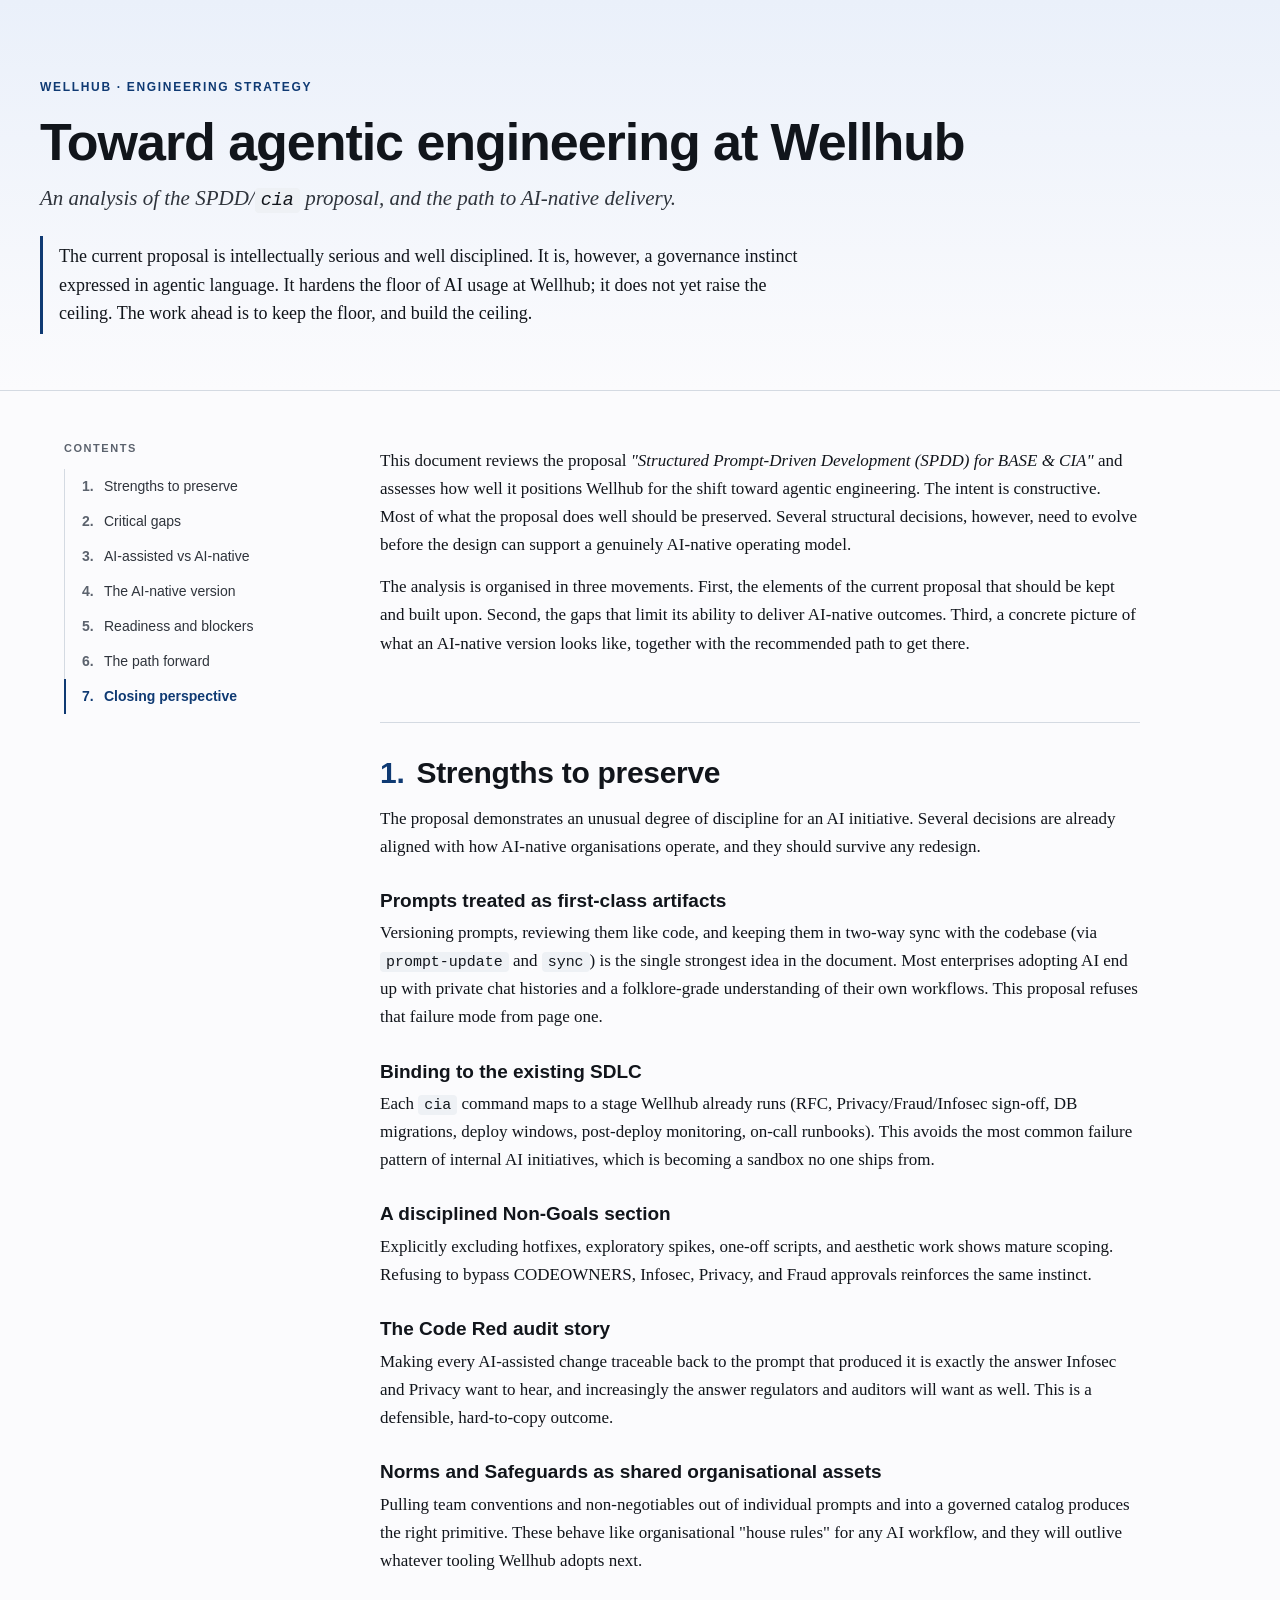
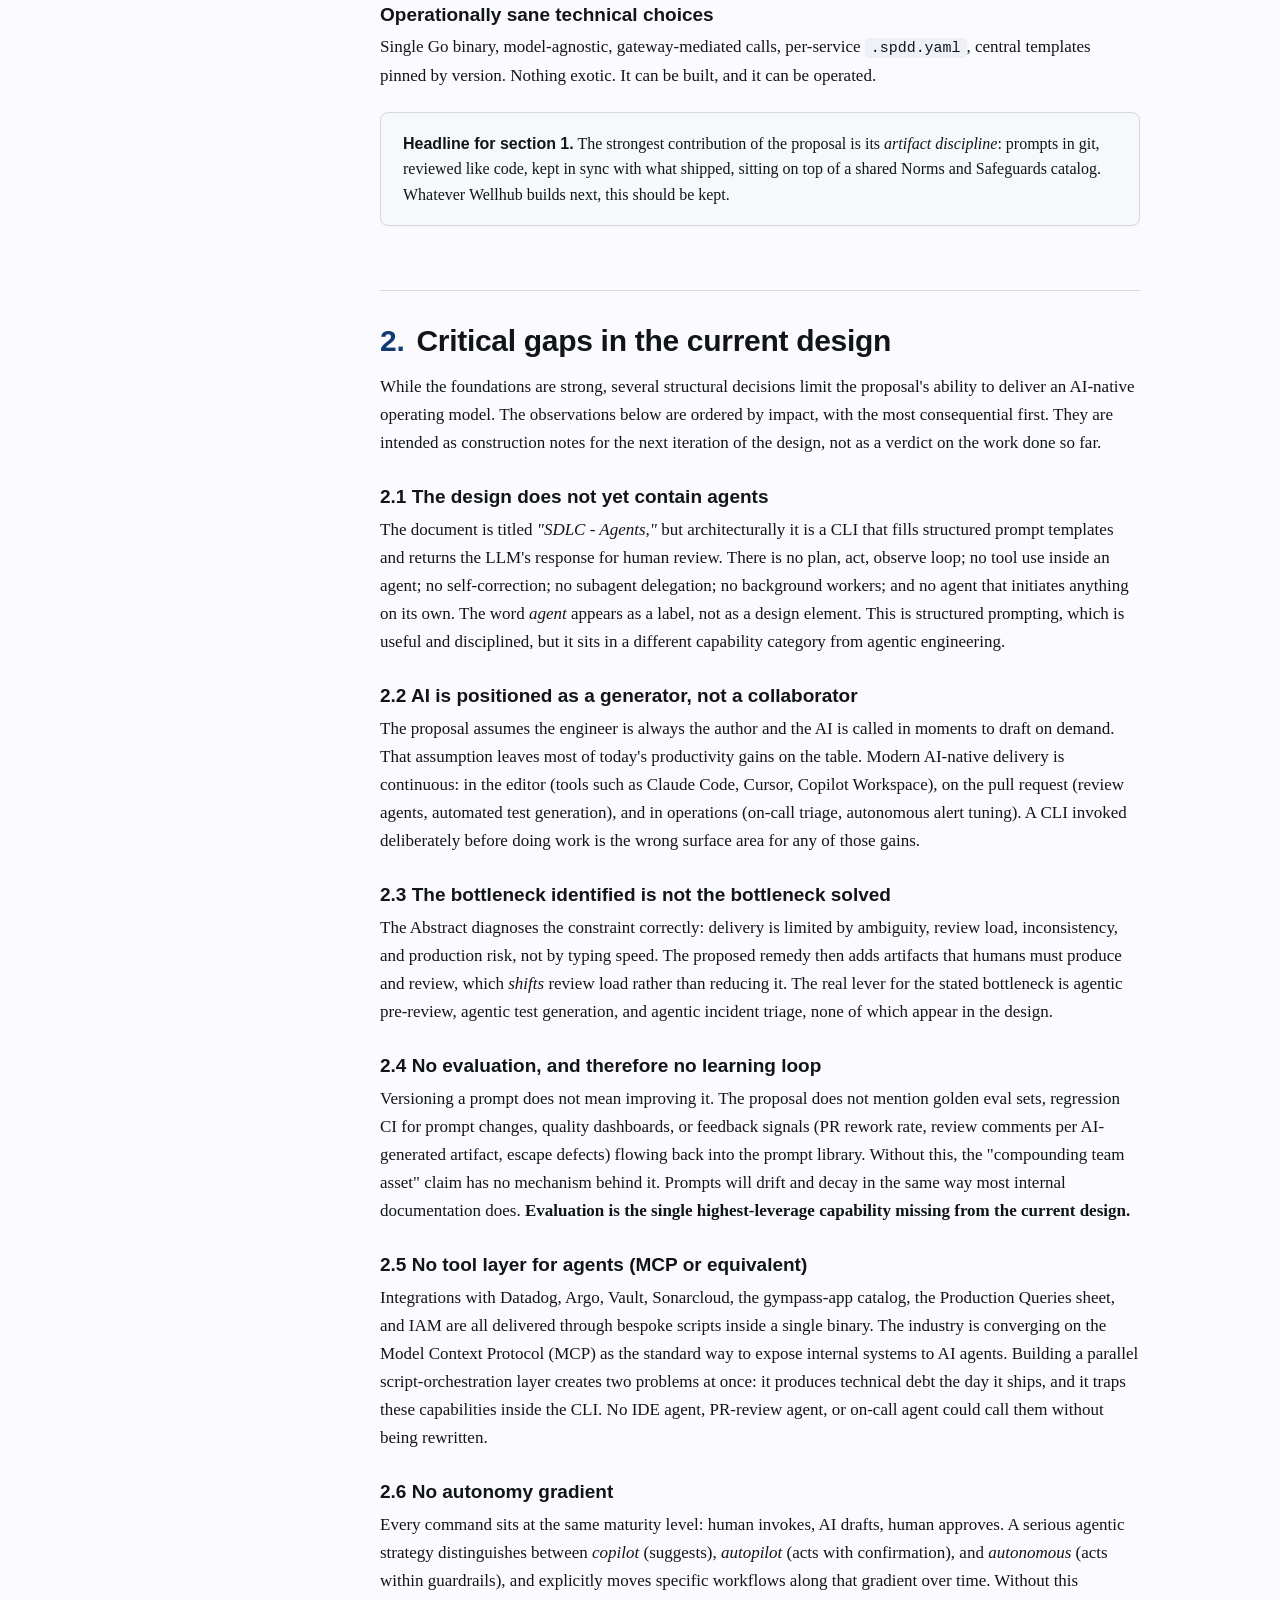
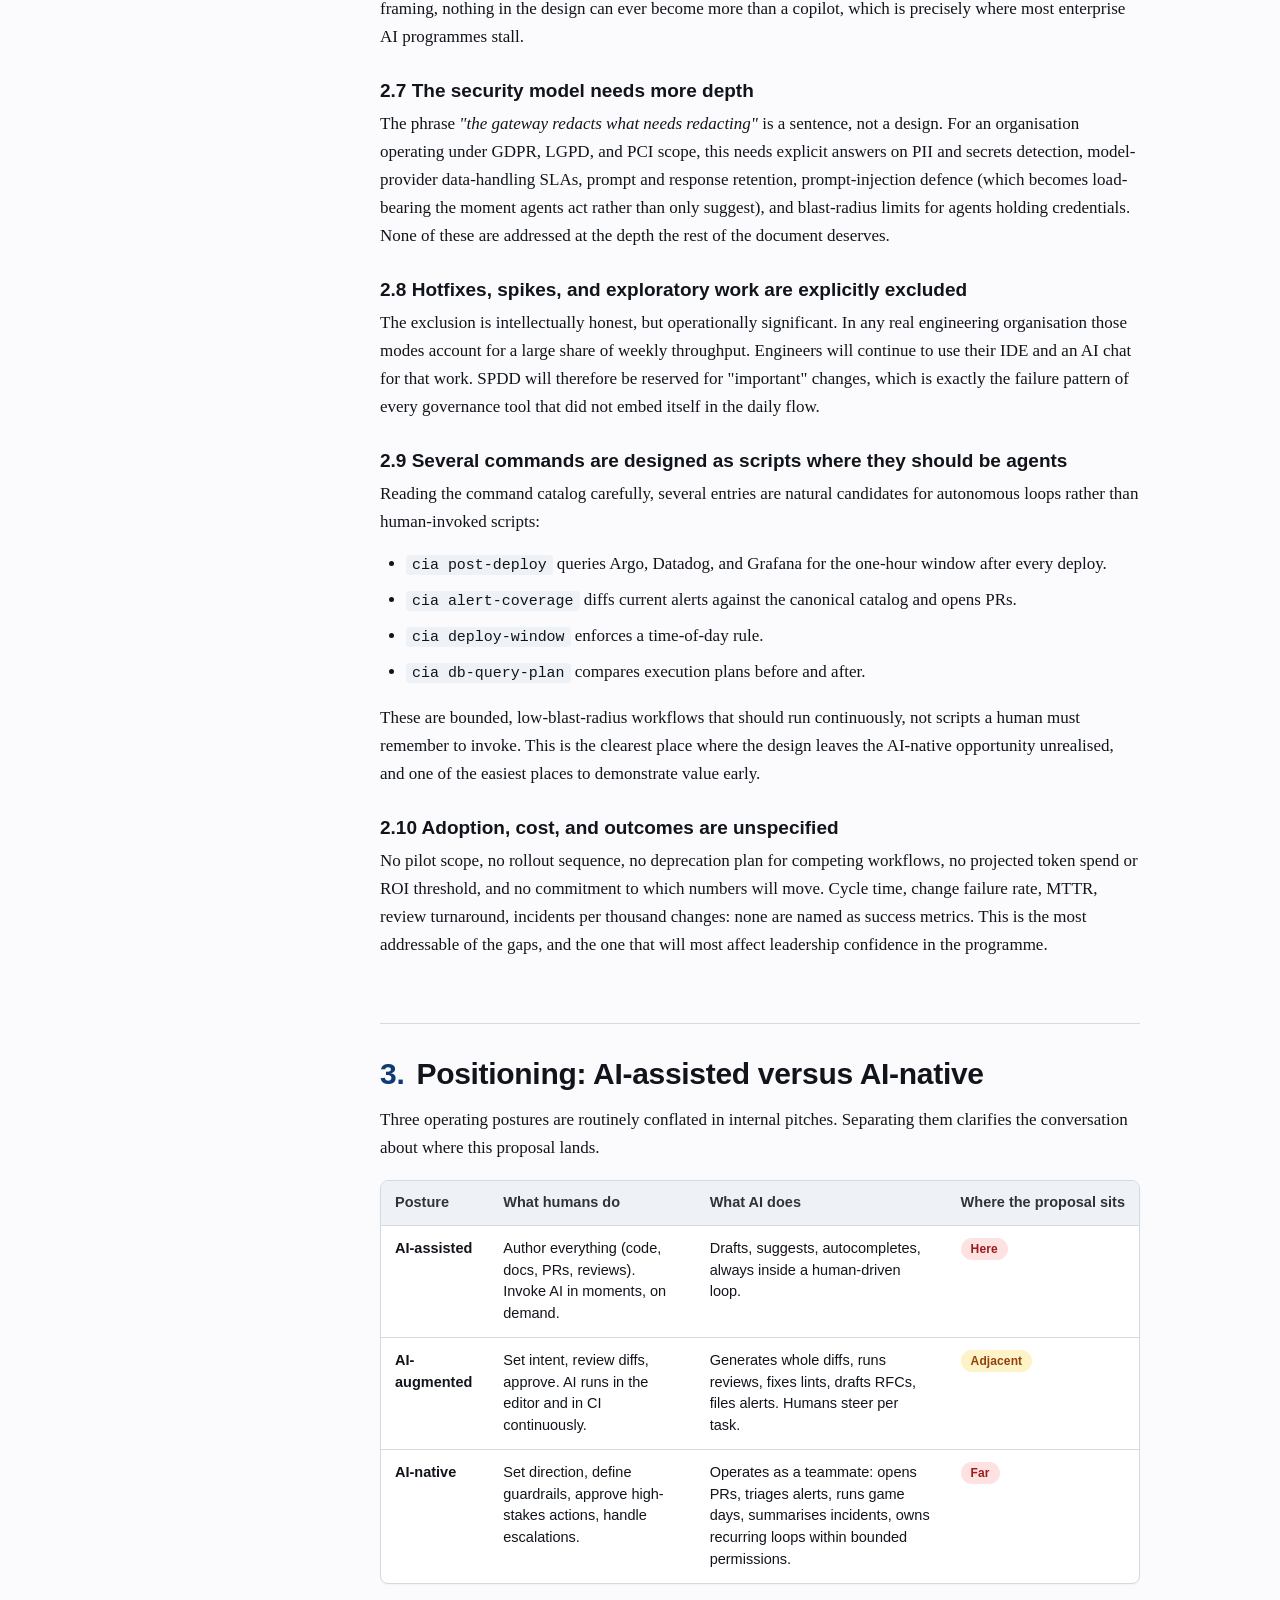
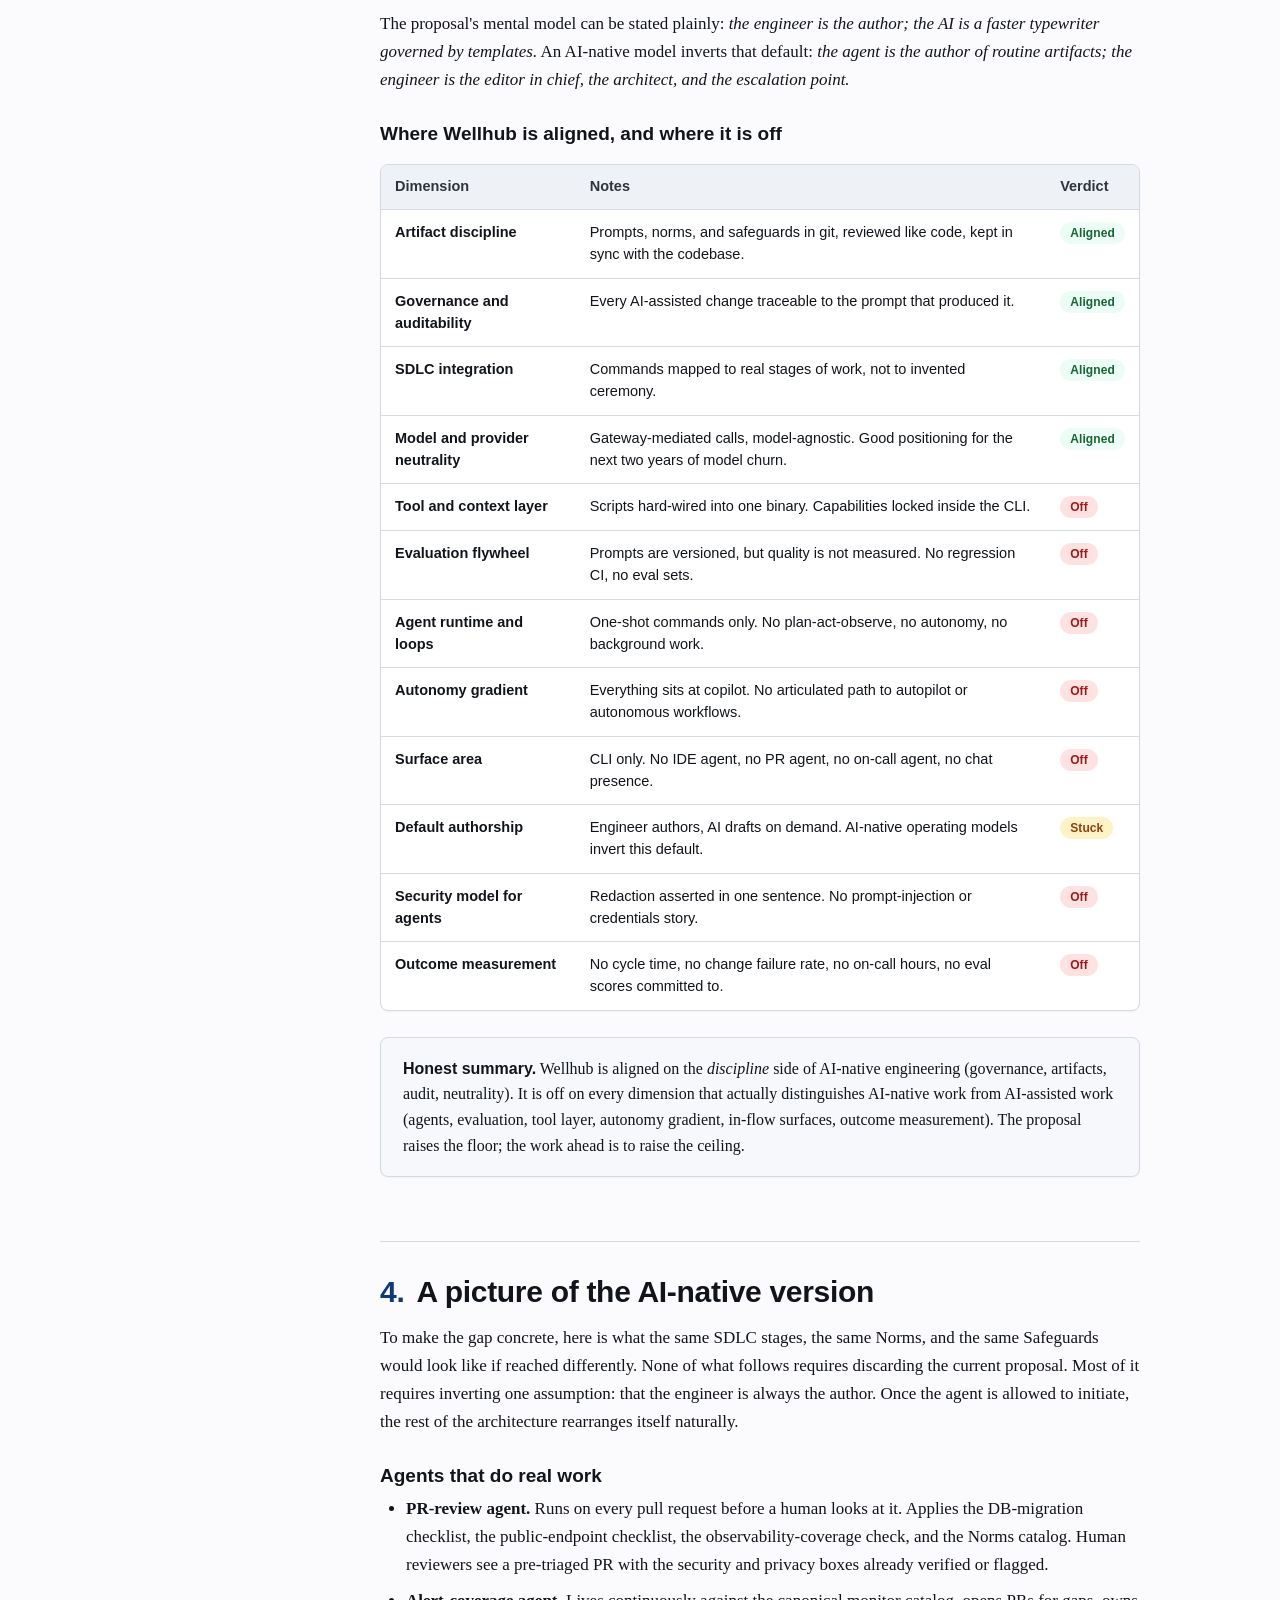
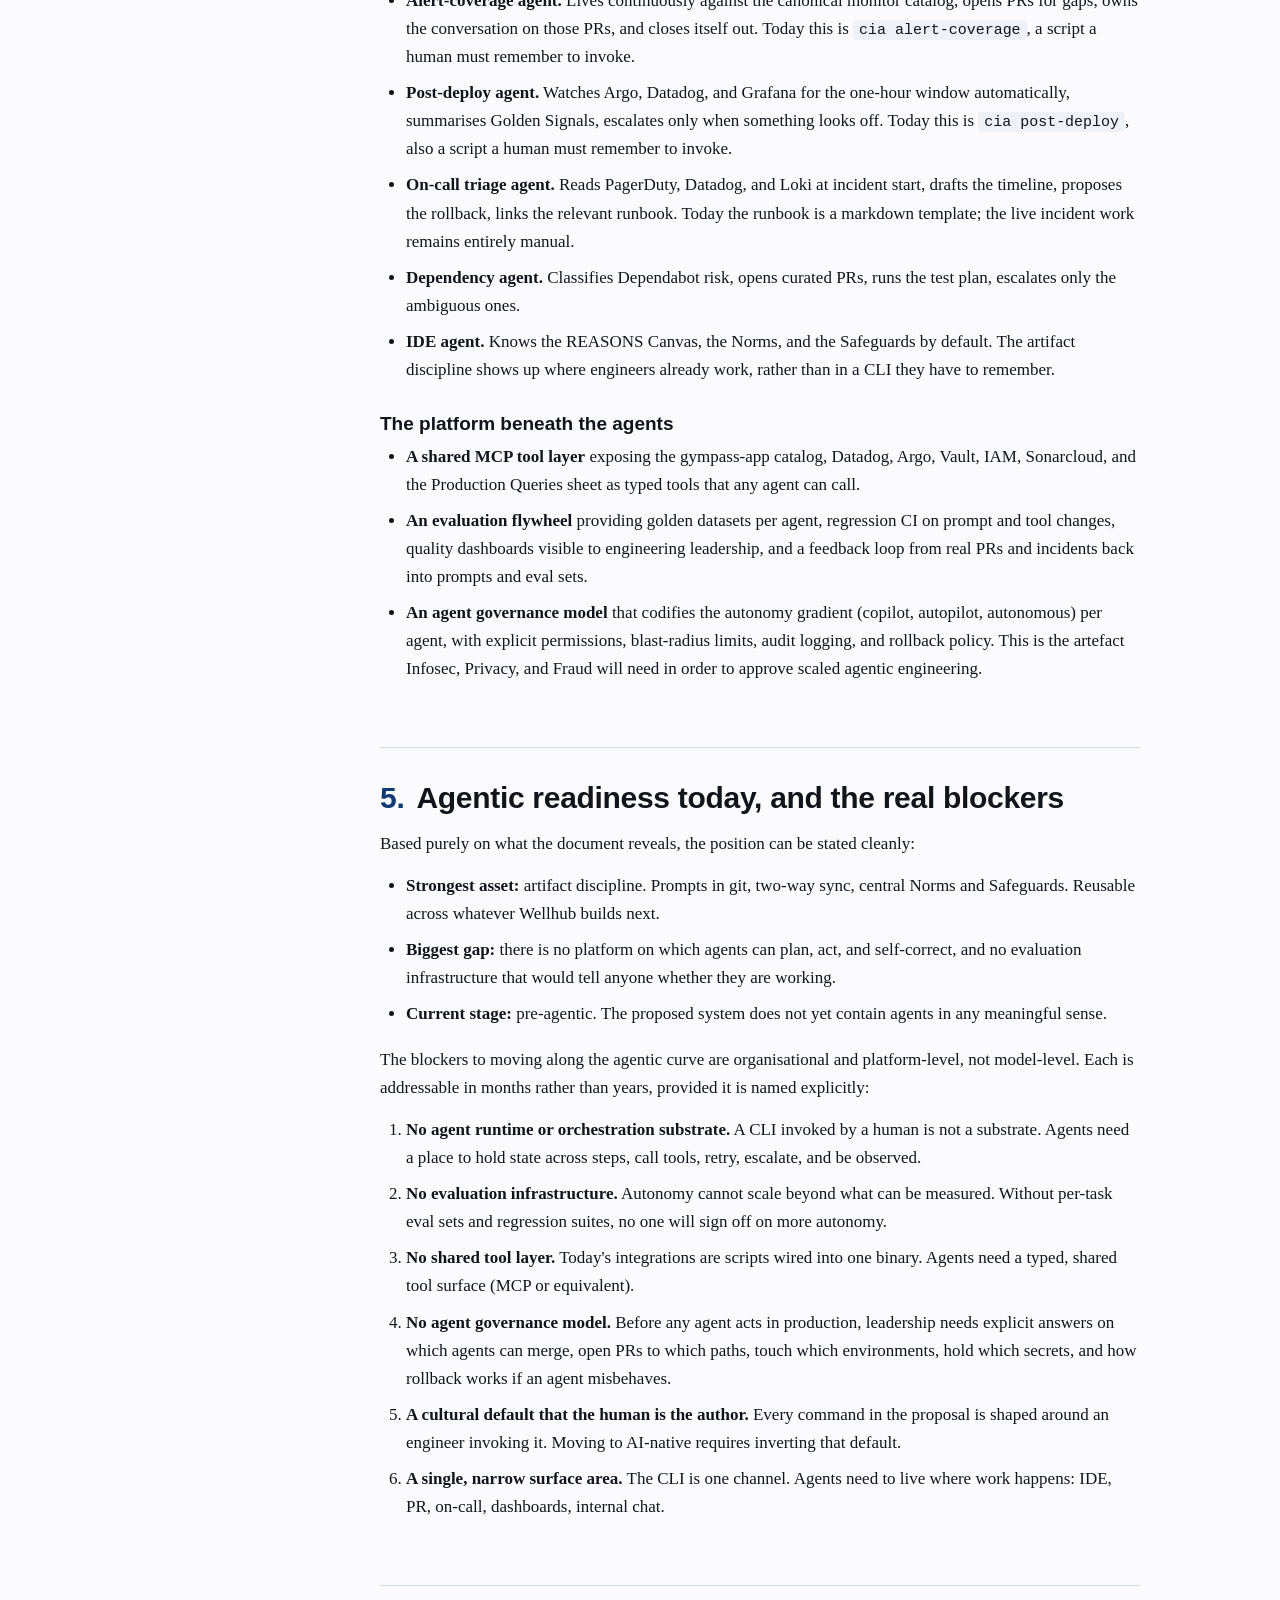
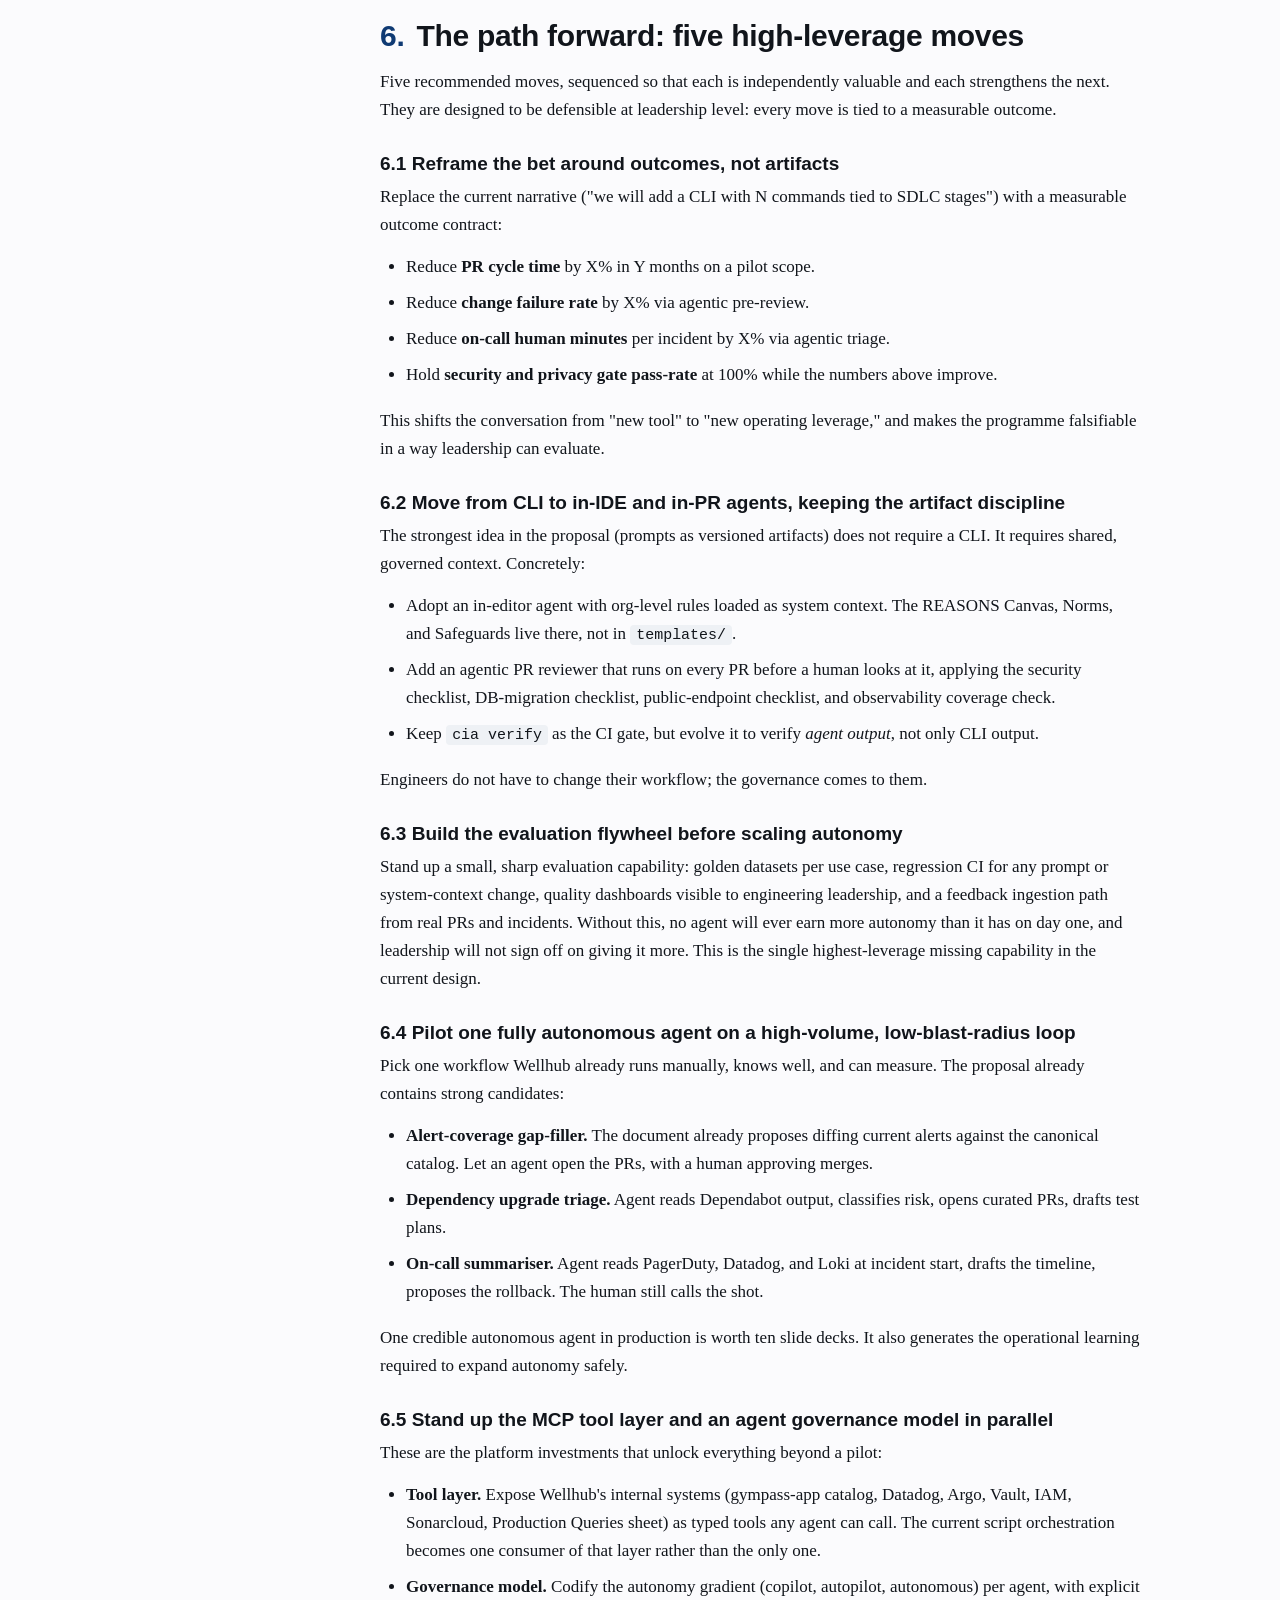
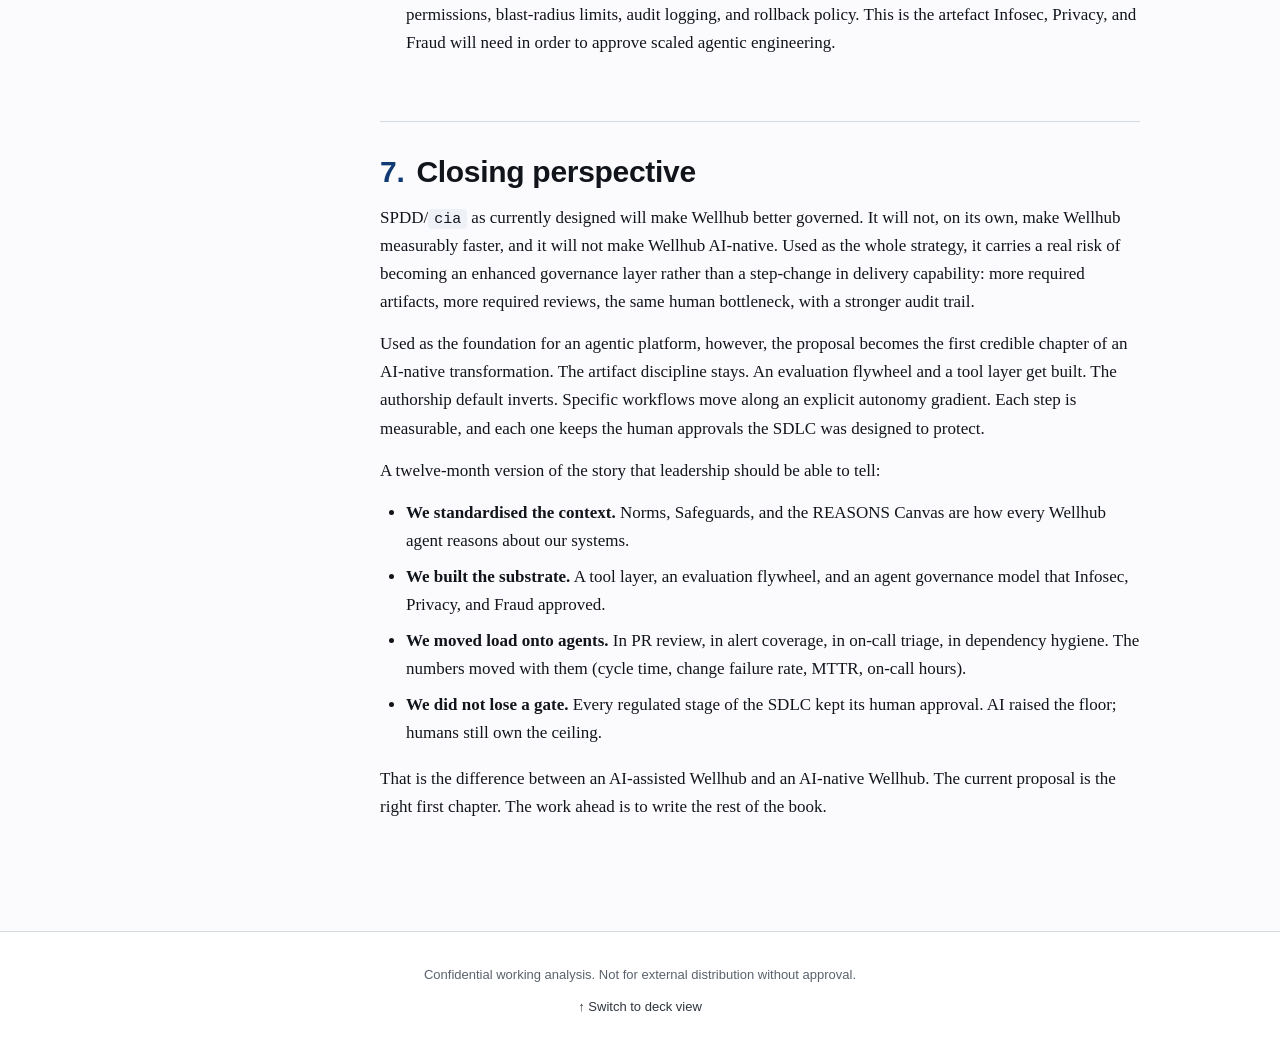
<file: analysis.html>
<!doctype html>
<html lang="en">
<head>
<meta charset="utf-8">
<meta name="viewport" content="width=device-width,initial-scale=1">
<title>Toward agentic engineering at Wellhub</title>
<meta name="description" content="An analysis of the SPDD/cia proposal and the path to AI-native delivery at Wellhub.">
<meta name="robots" content="noindex, nofollow">
<link rel="stylesheet" href="assets/styles.css">
</head>
<body>

<header class="hero">
  <div class="hero__inner">
    <span class="kicker">Wellhub  ·  Engineering strategy</span>
    <h1>Toward agentic engineering at Wellhub</h1>
    <p class="hero__subtitle">An analysis of the SPDD/<code>cia</code> proposal, and the path to AI-native delivery.</p>
    <p class="hero__lede">The current proposal is intellectually serious and well disciplined. It is, however, a governance instinct expressed in agentic language. It hardens the floor of AI usage at Wellhub; it does not yet raise the ceiling. The work ahead is to keep the floor, and build the ceiling.</p>
  </div>
</header>

<div class="layout">

  <!-- ============ Sticky TOC ============ -->
  <nav class="toc" aria-label="Table of contents">
    <p class="toc__title">Contents</p>
    <ol>
      <li><a href="#strengths"><span class="toc__num">1.</span>Strengths to preserve</a></li>
      <li><a href="#gaps"><span class="toc__num">2.</span>Critical gaps</a></li>
      <li><a href="#positioning"><span class="toc__num">3.</span>AI-assisted vs AI-native</a></li>
      <li><a href="#picture"><span class="toc__num">4.</span>The AI-native version</a></li>
      <li><a href="#readiness"><span class="toc__num">5.</span>Readiness and blockers</a></li>
      <li><a href="#path"><span class="toc__num">6.</span>The path forward</a></li>
      <li><a href="#closing"><span class="toc__num">7.</span>Closing perspective</a></li>
    </ol>
  </nav>

  <!-- ============ Main content ============ -->
  <main class="content">

    <section id="intro">
      <p>This document reviews the proposal <em>"Structured Prompt-Driven Development (SPDD) for BASE &amp; CIA"</em> and assesses how well it positions Wellhub for the shift toward agentic engineering. The intent is constructive. Most of what the proposal does well should be preserved. Several structural decisions, however, need to evolve before the design can support a genuinely AI-native operating model.</p>
      <p>The analysis is organised in three movements. First, the elements of the current proposal that should be kept and built upon. Second, the gaps that limit its ability to deliver AI-native outcomes. Third, a concrete picture of what an AI-native version looks like, together with the recommended path to get there.</p>
    </section>

    <!-- 1 -->
    <section id="strengths">
      <h2><span class="section-num">1.</span>Strengths to preserve</h2>
      <p>The proposal demonstrates an unusual degree of discipline for an AI initiative. Several decisions are already aligned with how AI-native organisations operate, and they should survive any redesign.</p>

      <h3>Prompts treated as first-class artifacts</h3>
      <p>Versioning prompts, reviewing them like code, and keeping them in two-way sync with the codebase (via <code>prompt-update</code> and <code>sync</code>) is the single strongest idea in the document. Most enterprises adopting AI end up with private chat histories and a folklore-grade understanding of their own workflows. This proposal refuses that failure mode from page one.</p>

      <h3>Binding to the existing SDLC</h3>
      <p>Each <code>cia</code> command maps to a stage Wellhub already runs (RFC, Privacy/Fraud/Infosec sign-off, DB migrations, deploy windows, post-deploy monitoring, on-call runbooks). This avoids the most common failure pattern of internal AI initiatives, which is becoming a sandbox no one ships from.</p>

      <h3>A disciplined Non-Goals section</h3>
      <p>Explicitly excluding hotfixes, exploratory spikes, one-off scripts, and aesthetic work shows mature scoping. Refusing to bypass CODEOWNERS, Infosec, Privacy, and Fraud approvals reinforces the same instinct.</p>

      <h3>The Code Red audit story</h3>
      <p>Making every AI-assisted change traceable back to the prompt that produced it is exactly the answer Infosec and Privacy want to hear, and increasingly the answer regulators and auditors will want as well. This is a defensible, hard-to-copy outcome.</p>

      <h3>Norms and Safeguards as shared organisational assets</h3>
      <p>Pulling team conventions and non-negotiables out of individual prompts and into a governed catalog produces the right primitive. These behave like organisational "house rules" for any AI workflow, and they will outlive whatever tooling Wellhub adopts next.</p>

      <h3>Operationally sane technical choices</h3>
      <p>Single Go binary, model-agnostic, gateway-mediated calls, per-service <code>.spdd.yaml</code>, central templates pinned by version. Nothing exotic. It can be built, and it can be operated.</p>

      <div class="callout">
        <span class="callout-head">Headline for section 1.</span>
        The strongest contribution of the proposal is its <em>artifact discipline</em>: prompts in git, reviewed like code, kept in sync with what shipped, sitting on top of a shared Norms and Safeguards catalog. Whatever Wellhub builds next, this should be kept.
      </div>
    </section>

    <!-- 2 -->
    <section id="gaps">
      <h2><span class="section-num">2.</span>Critical gaps in the current design</h2>
      <p>While the foundations are strong, several structural decisions limit the proposal's ability to deliver an AI-native operating model. The observations below are ordered by impact, with the most consequential first. They are intended as construction notes for the next iteration of the design, not as a verdict on the work done so far.</p>

      <h3>2.1  The design does not yet contain agents</h3>
      <p>The document is titled <em>"SDLC - Agents,"</em> but architecturally it is a CLI that fills structured prompt templates and returns the LLM's response for human review. There is no plan, act, observe loop; no tool use inside an agent; no self-correction; no subagent delegation; no background workers; and no agent that initiates anything on its own. The word <em>agent</em> appears as a label, not as a design element. This is structured prompting, which is useful and disciplined, but it sits in a different capability category from agentic engineering.</p>

      <h3>2.2  AI is positioned as a generator, not a collaborator</h3>
      <p>The proposal assumes the engineer is always the author and the AI is called in moments to draft on demand. That assumption leaves most of today's productivity gains on the table. Modern AI-native delivery is continuous: in the editor (tools such as Claude Code, Cursor, Copilot Workspace), on the pull request (review agents, automated test generation), and in operations (on-call triage, autonomous alert tuning). A CLI invoked deliberately before doing work is the wrong surface area for any of those gains.</p>

      <h3>2.3  The bottleneck identified is not the bottleneck solved</h3>
      <p>The Abstract diagnoses the constraint correctly: delivery is limited by ambiguity, review load, inconsistency, and production risk, not by typing speed. The proposed remedy then adds artifacts that humans must produce and review, which <em>shifts</em> review load rather than reducing it. The real lever for the stated bottleneck is agentic pre-review, agentic test generation, and agentic incident triage, none of which appear in the design.</p>

      <h3>2.4  No evaluation, and therefore no learning loop</h3>
      <p>Versioning a prompt does not mean improving it. The proposal does not mention golden eval sets, regression CI for prompt changes, quality dashboards, or feedback signals (PR rework rate, review comments per AI-generated artifact, escape defects) flowing back into the prompt library. Without this, the "compounding team asset" claim has no mechanism behind it. Prompts will drift and decay in the same way most internal documentation does. <strong>Evaluation is the single highest-leverage capability missing from the current design.</strong></p>

      <h3>2.5  No tool layer for agents (MCP or equivalent)</h3>
      <p>Integrations with Datadog, Argo, Vault, Sonarcloud, the gympass-app catalog, the Production Queries sheet, and IAM are all delivered through bespoke scripts inside a single binary. The industry is converging on the Model Context Protocol (MCP) as the standard way to expose internal systems to AI agents. Building a parallel script-orchestration layer creates two problems at once: it produces technical debt the day it ships, and it traps these capabilities inside the CLI. No IDE agent, PR-review agent, or on-call agent could call them without being rewritten.</p>

      <h3>2.6  No autonomy gradient</h3>
      <p>Every command sits at the same maturity level: human invokes, AI drafts, human approves. A serious agentic strategy distinguishes between <em>copilot</em> (suggests), <em>autopilot</em> (acts with confirmation), and <em>autonomous</em> (acts within guardrails), and explicitly moves specific workflows along that gradient over time. Without this framing, nothing in the design can ever become more than a copilot, which is precisely where most enterprise AI programmes stall.</p>

      <h3>2.7  The security model needs more depth</h3>
      <p>The phrase <em>"the gateway redacts what needs redacting"</em> is a sentence, not a design. For an organisation operating under GDPR, LGPD, and PCI scope, this needs explicit answers on PII and secrets detection, model-provider data-handling SLAs, prompt and response retention, prompt-injection defence (which becomes load-bearing the moment agents act rather than only suggest), and blast-radius limits for agents holding credentials. None of these are addressed at the depth the rest of the document deserves.</p>

      <h3>2.8  Hotfixes, spikes, and exploratory work are explicitly excluded</h3>
      <p>The exclusion is intellectually honest, but operationally significant. In any real engineering organisation those modes account for a large share of weekly throughput. Engineers will continue to use their IDE and an AI chat for that work. SPDD will therefore be reserved for "important" changes, which is exactly the failure pattern of every governance tool that did not embed itself in the daily flow.</p>

      <h3>2.9  Several commands are designed as scripts where they should be agents</h3>
      <p>Reading the command catalog carefully, several entries are natural candidates for autonomous loops rather than human-invoked scripts:</p>
      <ul>
        <li><code>cia post-deploy</code> queries Argo, Datadog, and Grafana for the one-hour window after every deploy.</li>
        <li><code>cia alert-coverage</code> diffs current alerts against the canonical catalog and opens PRs.</li>
        <li><code>cia deploy-window</code> enforces a time-of-day rule.</li>
        <li><code>cia db-query-plan</code> compares execution plans before and after.</li>
      </ul>
      <p>These are bounded, low-blast-radius workflows that should run continuously, not scripts a human must remember to invoke. This is the clearest place where the design leaves the AI-native opportunity unrealised, and one of the easiest places to demonstrate value early.</p>

      <h3>2.10  Adoption, cost, and outcomes are unspecified</h3>
      <p>No pilot scope, no rollout sequence, no deprecation plan for competing workflows, no projected token spend or ROI threshold, and no commitment to which numbers will move. Cycle time, change failure rate, MTTR, review turnaround, incidents per thousand changes: none are named as success metrics. This is the most addressable of the gaps, and the one that will most affect leadership confidence in the programme.</p>
    </section>

    <!-- 3 -->
    <section id="positioning">
      <h2><span class="section-num">3.</span>Positioning: AI-assisted versus AI-native</h2>
      <p>Three operating postures are routinely conflated in internal pitches. Separating them clarifies the conversation about where this proposal lands.</p>

      <div class="table-wrap">
      <table>
        <thead>
          <tr>
            <th>Posture</th>
            <th>What humans do</th>
            <th>What AI does</th>
            <th>Where the proposal sits</th>
          </tr>
        </thead>
        <tbody>
          <tr>
            <td><strong>AI-assisted</strong></td>
            <td>Author everything (code, docs, PRs, reviews). Invoke AI in moments, on demand.</td>
            <td>Drafts, suggests, autocompletes, always inside a human-driven loop.</td>
            <td><span class="pill bad">Here</span></td>
          </tr>
          <tr>
            <td><strong>AI-augmented</strong></td>
            <td>Set intent, review diffs, approve. AI runs in the editor and in CI continuously.</td>
            <td>Generates whole diffs, runs reviews, fixes lints, drafts RFCs, files alerts. Humans steer per task.</td>
            <td><span class="pill warn">Adjacent</span></td>
          </tr>
          <tr>
            <td><strong>AI-native</strong></td>
            <td>Set direction, define guardrails, approve high-stakes actions, handle escalations.</td>
            <td>Operates as a teammate: opens PRs, triages alerts, runs game days, summarises incidents, owns recurring loops within bounded permissions.</td>
            <td><span class="pill bad">Far</span></td>
          </tr>
        </tbody>
      </table>
      </div>

      <p>The proposal's mental model can be stated plainly: <em>the engineer is the author; the AI is a faster typewriter governed by templates.</em> An AI-native model inverts that default: <em>the agent is the author of routine artifacts; the engineer is the editor in chief, the architect, and the escalation point.</em></p>

      <h3>Where Wellhub is aligned, and where it is off</h3>

      <div class="table-wrap">
      <table>
        <thead>
          <tr>
            <th>Dimension</th>
            <th>Notes</th>
            <th>Verdict</th>
          </tr>
        </thead>
        <tbody>
          <tr><td><strong>Artifact discipline</strong></td><td>Prompts, norms, and safeguards in git, reviewed like code, kept in sync with the codebase.</td><td><span class="pill good">Aligned</span></td></tr>
          <tr><td><strong>Governance and auditability</strong></td><td>Every AI-assisted change traceable to the prompt that produced it.</td><td><span class="pill good">Aligned</span></td></tr>
          <tr><td><strong>SDLC integration</strong></td><td>Commands mapped to real stages of work, not to invented ceremony.</td><td><span class="pill good">Aligned</span></td></tr>
          <tr><td><strong>Model and provider neutrality</strong></td><td>Gateway-mediated calls, model-agnostic. Good positioning for the next two years of model churn.</td><td><span class="pill good">Aligned</span></td></tr>
          <tr><td><strong>Tool and context layer</strong></td><td>Scripts hard-wired into one binary. Capabilities locked inside the CLI.</td><td><span class="pill bad">Off</span></td></tr>
          <tr><td><strong>Evaluation flywheel</strong></td><td>Prompts are versioned, but quality is not measured. No regression CI, no eval sets.</td><td><span class="pill bad">Off</span></td></tr>
          <tr><td><strong>Agent runtime and loops</strong></td><td>One-shot commands only. No plan-act-observe, no autonomy, no background work.</td><td><span class="pill bad">Off</span></td></tr>
          <tr><td><strong>Autonomy gradient</strong></td><td>Everything sits at copilot. No articulated path to autopilot or autonomous workflows.</td><td><span class="pill bad">Off</span></td></tr>
          <tr><td><strong>Surface area</strong></td><td>CLI only. No IDE agent, no PR agent, no on-call agent, no chat presence.</td><td><span class="pill bad">Off</span></td></tr>
          <tr><td><strong>Default authorship</strong></td><td>Engineer authors, AI drafts on demand. AI-native operating models invert this default.</td><td><span class="pill warn">Stuck</span></td></tr>
          <tr><td><strong>Security model for agents</strong></td><td>Redaction asserted in one sentence. No prompt-injection or credentials story.</td><td><span class="pill bad">Off</span></td></tr>
          <tr><td><strong>Outcome measurement</strong></td><td>No cycle time, no change failure rate, no on-call hours, no eval scores committed to.</td><td><span class="pill bad">Off</span></td></tr>
        </tbody>
      </table>
      </div>

      <div class="callout">
        <span class="callout-head">Honest summary.</span>
        Wellhub is aligned on the <em>discipline</em> side of AI-native engineering (governance, artifacts, audit, neutrality). It is off on every dimension that actually distinguishes AI-native work from AI-assisted work (agents, evaluation, tool layer, autonomy gradient, in-flow surfaces, outcome measurement). The proposal raises the floor; the work ahead is to raise the ceiling.
      </div>
    </section>

    <!-- 4 -->
    <section id="picture">
      <h2><span class="section-num">4.</span>A picture of the AI-native version</h2>
      <p>To make the gap concrete, here is what the same SDLC stages, the same Norms, and the same Safeguards would look like if reached differently. None of what follows requires discarding the current proposal. Most of it requires inverting one assumption: that the engineer is always the author. Once the agent is allowed to initiate, the rest of the architecture rearranges itself naturally.</p>

      <h3>Agents that do real work</h3>
      <ul>
        <li><strong>PR-review agent.</strong> Runs on every pull request before a human looks at it. Applies the DB-migration checklist, the public-endpoint checklist, the observability-coverage check, and the Norms catalog. Human reviewers see a pre-triaged PR with the security and privacy boxes already verified or flagged.</li>
        <li><strong>Alert-coverage agent.</strong> Lives continuously against the canonical monitor catalog, opens PRs for gaps, owns the conversation on those PRs, and closes itself out. Today this is <code>cia alert-coverage</code>, a script a human must remember to invoke.</li>
        <li><strong>Post-deploy agent.</strong> Watches Argo, Datadog, and Grafana for the one-hour window automatically, summarises Golden Signals, escalates only when something looks off. Today this is <code>cia post-deploy</code>, also a script a human must remember to invoke.</li>
        <li><strong>On-call triage agent.</strong> Reads PagerDuty, Datadog, and Loki at incident start, drafts the timeline, proposes the rollback, links the relevant runbook. Today the runbook is a markdown template; the live incident work remains entirely manual.</li>
        <li><strong>Dependency agent.</strong> Classifies Dependabot risk, opens curated PRs, runs the test plan, escalates only the ambiguous ones.</li>
        <li><strong>IDE agent.</strong> Knows the REASONS Canvas, the Norms, and the Safeguards by default. The artifact discipline shows up where engineers already work, rather than in a CLI they have to remember.</li>
      </ul>

      <h3>The platform beneath the agents</h3>
      <ul>
        <li><strong>A shared MCP tool layer</strong> exposing the gympass-app catalog, Datadog, Argo, Vault, IAM, Sonarcloud, and the Production Queries sheet as typed tools that any agent can call.</li>
        <li><strong>An evaluation flywheel</strong> providing golden datasets per agent, regression CI on prompt and tool changes, quality dashboards visible to engineering leadership, and a feedback loop from real PRs and incidents back into prompts and eval sets.</li>
        <li><strong>An agent governance model</strong> that codifies the autonomy gradient (copilot, autopilot, autonomous) per agent, with explicit permissions, blast-radius limits, audit logging, and rollback policy. This is the artefact Infosec, Privacy, and Fraud will need in order to approve scaled agentic engineering.</li>
      </ul>
    </section>

    <!-- 5 -->
    <section id="readiness">
      <h2><span class="section-num">5.</span>Agentic readiness today, and the real blockers</h2>
      <p>Based purely on what the document reveals, the position can be stated cleanly:</p>
      <ul>
        <li><strong>Strongest asset:</strong> artifact discipline. Prompts in git, two-way sync, central Norms and Safeguards. Reusable across whatever Wellhub builds next.</li>
        <li><strong>Biggest gap:</strong> there is no platform on which agents can plan, act, and self-correct, and no evaluation infrastructure that would tell anyone whether they are working.</li>
        <li><strong>Current stage:</strong> pre-agentic. The proposed system does not yet contain agents in any meaningful sense.</li>
      </ul>
      <p>The blockers to moving along the agentic curve are organisational and platform-level, not model-level. Each is addressable in months rather than years, provided it is named explicitly:</p>
      <ol>
        <li><strong>No agent runtime or orchestration substrate.</strong> A CLI invoked by a human is not a substrate. Agents need a place to hold state across steps, call tools, retry, escalate, and be observed.</li>
        <li><strong>No evaluation infrastructure.</strong> Autonomy cannot scale beyond what can be measured. Without per-task eval sets and regression suites, no one will sign off on more autonomy.</li>
        <li><strong>No shared tool layer.</strong> Today's integrations are scripts wired into one binary. Agents need a typed, shared tool surface (MCP or equivalent).</li>
        <li><strong>No agent governance model.</strong> Before any agent acts in production, leadership needs explicit answers on which agents can merge, open PRs to which paths, touch which environments, hold which secrets, and how rollback works if an agent misbehaves.</li>
        <li><strong>A cultural default that the human is the author.</strong> Every command in the proposal is shaped around an engineer invoking it. Moving to AI-native requires inverting that default.</li>
        <li><strong>A single, narrow surface area.</strong> The CLI is one channel. Agents need to live where work happens: IDE, PR, on-call, dashboards, internal chat.</li>
      </ol>
    </section>

    <!-- 6 -->
    <section id="path">
      <h2><span class="section-num">6.</span>The path forward: five high-leverage moves</h2>
      <p>Five recommended moves, sequenced so that each is independently valuable and each strengthens the next. They are designed to be defensible at leadership level: every move is tied to a measurable outcome.</p>

      <h3>6.1  Reframe the bet around outcomes, not artifacts</h3>
      <p>Replace the current narrative ("we will add a CLI with N commands tied to SDLC stages") with a measurable outcome contract:</p>
      <ul>
        <li>Reduce <strong>PR cycle time</strong> by X% in Y months on a pilot scope.</li>
        <li>Reduce <strong>change failure rate</strong> by X% via agentic pre-review.</li>
        <li>Reduce <strong>on-call human minutes</strong> per incident by X% via agentic triage.</li>
        <li>Hold <strong>security and privacy gate pass-rate</strong> at 100% while the numbers above improve.</li>
      </ul>
      <p>This shifts the conversation from "new tool" to "new operating leverage," and makes the programme falsifiable in a way leadership can evaluate.</p>

      <h3>6.2  Move from CLI to in-IDE and in-PR agents, keeping the artifact discipline</h3>
      <p>The strongest idea in the proposal (prompts as versioned artifacts) does not require a CLI. It requires shared, governed context. Concretely:</p>
      <ul>
        <li>Adopt an in-editor agent with org-level rules loaded as system context. The REASONS Canvas, Norms, and Safeguards live there, not in <code>templates/</code>.</li>
        <li>Add an agentic PR reviewer that runs on every PR before a human looks at it, applying the security checklist, DB-migration checklist, public-endpoint checklist, and observability coverage check.</li>
        <li>Keep <code>cia verify</code> as the CI gate, but evolve it to verify <em>agent output</em>, not only CLI output.</li>
      </ul>
      <p>Engineers do not have to change their workflow; the governance comes to them.</p>

      <h3>6.3  Build the evaluation flywheel before scaling autonomy</h3>
      <p>Stand up a small, sharp evaluation capability: golden datasets per use case, regression CI for any prompt or system-context change, quality dashboards visible to engineering leadership, and a feedback ingestion path from real PRs and incidents. Without this, no agent will ever earn more autonomy than it has on day one, and leadership will not sign off on giving it more. This is the single highest-leverage missing capability in the current design.</p>

      <h3>6.4  Pilot one fully autonomous agent on a high-volume, low-blast-radius loop</h3>
      <p>Pick one workflow Wellhub already runs manually, knows well, and can measure. The proposal already contains strong candidates:</p>
      <ul>
        <li><strong>Alert-coverage gap-filler.</strong> The document already proposes diffing current alerts against the canonical catalog. Let an agent open the PRs, with a human approving merges.</li>
        <li><strong>Dependency upgrade triage.</strong> Agent reads Dependabot output, classifies risk, opens curated PRs, drafts test plans.</li>
        <li><strong>On-call summariser.</strong> Agent reads PagerDuty, Datadog, and Loki at incident start, drafts the timeline, proposes the rollback. The human still calls the shot.</li>
      </ul>
      <p>One credible autonomous agent in production is worth ten slide decks. It also generates the operational learning required to expand autonomy safely.</p>

      <h3>6.5  Stand up the MCP tool layer and an agent governance model in parallel</h3>
      <p>These are the platform investments that unlock everything beyond a pilot:</p>
      <ul>
        <li><strong>Tool layer.</strong> Expose Wellhub's internal systems (gympass-app catalog, Datadog, Argo, Vault, IAM, Sonarcloud, Production Queries sheet) as typed tools any agent can call. The current script orchestration becomes one consumer of that layer rather than the only one.</li>
        <li><strong>Governance model.</strong> Codify the autonomy gradient (copilot, autopilot, autonomous) per agent, with explicit permissions, blast-radius limits, audit logging, and rollback policy. This is the artefact Infosec, Privacy, and Fraud will need in order to approve scaled agentic engineering.</li>
      </ul>
    </section>

    <!-- 7 -->
    <section id="closing">
      <h2><span class="section-num">7.</span>Closing perspective</h2>
      <p>SPDD/<code>cia</code> as currently designed will make Wellhub better governed. It will not, on its own, make Wellhub measurably faster, and it will not make Wellhub AI-native. Used as the whole strategy, it carries a real risk of becoming an enhanced governance layer rather than a step-change in delivery capability: more required artifacts, more required reviews, the same human bottleneck, with a stronger audit trail.</p>
      <p>Used as the foundation for an agentic platform, however, the proposal becomes the first credible chapter of an AI-native transformation. The artifact discipline stays. An evaluation flywheel and a tool layer get built. The authorship default inverts. Specific workflows move along an explicit autonomy gradient. Each step is measurable, and each one keeps the human approvals the SDLC was designed to protect.</p>
      <p>A twelve-month version of the story that leadership should be able to tell:</p>
      <ul>
        <li><strong>We standardised the context.</strong> Norms, Safeguards, and the REASONS Canvas are how every Wellhub agent reasons about our systems.</li>
        <li><strong>We built the substrate.</strong> A tool layer, an evaluation flywheel, and an agent governance model that Infosec, Privacy, and Fraud approved.</li>
        <li><strong>We moved load onto agents.</strong> In PR review, in alert coverage, in on-call triage, in dependency hygiene. The numbers moved with them (cycle time, change failure rate, MTTR, on-call hours).</li>
        <li><strong>We did not lose a gate.</strong> Every regulated stage of the SDLC kept its human approval. AI raised the floor; humans still own the ceiling.</li>
      </ul>
      <p>That is the difference between an AI-assisted Wellhub and an AI-native Wellhub. The current proposal is the right first chapter. The work ahead is to write the rest of the book.</p>
    </section>

  </main>
</div>

<footer class="site-footer">
  <p>Confidential working analysis. Not for external distribution without approval.</p>
  <p style="margin-top: 10px;"><a href="index.html">↑  Switch to deck view</a></p>
</footer>

<script src="assets/nav.js" defer></script>
</body>
</html>
</file>
<file: assets/styles.css>
/* ============================================================
   Wellhub SPDD analysis — screen-target stylesheet
   ============================================================ */

:root {
  --ink: #11151b;
  --ink-soft: #2f343c;
  --muted: #5b626d;
  --rule: #d4dae2;
  --rule-soft: #eef1f5;
  --accent: #0f3a73;
  --accent-soft: #eaf0fa;
  --accent-strong: #0b2c5a;
  --bg: #fbfbfd;
  --bg-card: #ffffff;
  --bg-callout: #f6f8fb;
  --good-bg: #ecfdf5; --good-fg: #166534;
  --warn-bg: #fef3c7; --warn-fg: #92400e;
  --bad-bg:  #fee2e2; --bad-fg:  #991b1b;
  --shadow-sm: 0 1px 2px rgba(17, 21, 27, 0.04);
  --shadow-md: 0 4px 18px rgba(17, 21, 27, 0.06);
}

@media (prefers-color-scheme: dark) {
  :root {
    --ink: #f1f3f6;
    --ink-soft: #c8cdd6;
    --muted: #8a92a0;
    --rule: #2a313c;
    --rule-soft: #1a1f28;
    --accent: #7aa7e6;
    --accent-soft: #16243c;
    --accent-strong: #a9c5ef;
    --bg: #0c0f14;
    --bg-card: #11161d;
    --bg-callout: #141a23;
    --good-bg: #102a1b; --good-fg: #6ee7b7;
    --warn-bg: #2a1f0a; --warn-fg: #fbbf24;
    --bad-bg:  #2a1213; --bad-fg:  #fca5a5;
    --shadow-md: 0 4px 24px rgba(0, 0, 0, 0.4);
  }
}

* { box-sizing: border-box; }

html { scroll-behavior: smooth; scroll-padding-top: 24px; }

body {
  margin: 0;
  background: var(--bg);
  color: var(--ink);
  font-family: "Charter", "Iowan Old Style", "Georgia", "Times New Roman", serif;
  font-size: 17px;
  line-height: 1.65;
  -webkit-font-smoothing: antialiased;
  text-rendering: optimizeLegibility;
}

h1, h2, h3, h4, nav, table, .kicker, .pill, .callout-head, code, .mono,
.hero__meta, .toc, .site-footer, button {
  font-family: -apple-system, BlinkMacSystemFont, "Inter", "Segoe UI",
               "Helvetica Neue", Arial, sans-serif;
}

a { color: var(--accent); text-decoration: none; }
a:hover { text-decoration: underline; text-decoration-thickness: 1.5px; text-underline-offset: 3px; }

code, .mono {
  font-family: ui-monospace, "SF Mono", Menlo, Consolas, monospace;
  font-size: 0.88em;
  background: var(--rule-soft);
  padding: 2px 6px;
  border-radius: 4px;
  color: var(--ink);
}

/* ---------------- Hero ---------------- */

.hero {
  background:
    linear-gradient(180deg, var(--accent-soft) 0%, transparent 100%);
  border-bottom: 1px solid var(--rule);
  padding: 72px 24px 56px;
}
.hero__inner {
  max-width: 1200px;
  margin: 0 auto;
}
.kicker {
  display: inline-block;
  font-size: 12px;
  text-transform: uppercase;
  letter-spacing: 0.14em;
  color: var(--accent);
  font-weight: 600;
  margin-bottom: 16px;
}
.hero h1 {
  font-family: -apple-system, BlinkMacSystemFont, "Inter", "Segoe UI", sans-serif;
  font-size: clamp(32px, 5vw, 52px);
  line-height: 1.08;
  letter-spacing: -0.02em;
  font-weight: 650;
  margin: 0 0 14px 0;
  color: var(--ink);
}
.hero__subtitle {
  font-size: clamp(17px, 2vw, 21px);
  color: var(--ink-soft);
  font-style: italic;
  max-width: 720px;
  margin: 0 0 22px 0;
  line-height: 1.4;
}
.hero__lede {
  max-width: 760px;
  font-size: 18px;
  line-height: 1.6;
  color: var(--ink);
  border-left: 3px solid var(--accent);
  padding: 6px 0 6px 16px;
  margin: 8px 0 0 0;
}

/* ---------------- Layout ---------------- */

.layout {
  display: grid;
  grid-template-columns: 260px minmax(0, 1fr);
  gap: 56px;
  max-width: 1200px;
  margin: 0 auto;
  padding: 48px 24px 96px;
}
@media (max-width: 900px) {
  .layout { grid-template-columns: 1fr; gap: 24px; padding: 24px 18px 64px; }
}

/* ---------------- Sticky TOC ---------------- */

.toc {
  position: sticky;
  top: 24px;
  align-self: start;
  font-size: 14px;
}
.toc__title {
  font-size: 11px;
  letter-spacing: 0.14em;
  text-transform: uppercase;
  color: var(--muted);
  font-weight: 600;
  margin: 0 0 12px 0;
}
.toc ol {
  list-style: none;
  padding: 0;
  margin: 0;
  border-left: 1px solid var(--rule);
}
.toc li { margin: 0; }
.toc a {
  display: block;
  padding: 8px 0 8px 16px;
  margin-left: -1px;
  color: var(--ink-soft);
  border-left: 2px solid transparent;
  transition: color 120ms, border-color 120ms;
  line-height: 1.35;
}
.toc a:hover {
  color: var(--ink);
  text-decoration: none;
  border-left-color: var(--rule);
}
.toc a.is-active {
  color: var(--accent);
  border-left-color: var(--accent);
  font-weight: 600;
}
.toc__num {
  display: inline-block;
  width: 22px;
  color: var(--muted);
  font-weight: 600;
}
.toc a.is-active .toc__num { color: var(--accent); }

@media (max-width: 900px) {
  .toc { position: static; padding-bottom: 8px; border-bottom: 1px solid var(--rule); }
  .toc ol { border-left: none; }
  .toc a { padding-left: 0; border-left: none; }
  .toc a.is-active { border-left: none; }
}

/* ---------------- Content ---------------- */

.content { max-width: 760px; }
.content > section { padding-top: 8px; }
.content > section + section {
  margin-top: 64px;
  padding-top: 32px;
  border-top: 1px solid var(--rule);
}
.content h2 {
  font-size: clamp(24px, 3vw, 30px);
  line-height: 1.2;
  letter-spacing: -0.01em;
  font-weight: 650;
  color: var(--ink);
  margin: 0 0 14px 0;
  scroll-margin-top: 24px;
}
.content h2 .section-num {
  display: inline-block;
  margin-right: 12px;
  color: var(--accent);
  font-weight: 600;
}
.content h3 {
  font-size: 19px;
  line-height: 1.3;
  font-weight: 650;
  color: var(--ink);
  margin: 28px 0 6px 0;
}
.content h4 {
  font-size: 15px;
  line-height: 1.35;
  font-weight: 650;
  color: var(--ink-soft);
  margin: 18px 0 6px 0;
  text-transform: none;
}
.content p { margin: 0 0 14px 0; }
.content ul, .content ol { margin: 0 0 18px 0; padding-left: 26px; }
.content li { margin-bottom: 8px; }
.content li > strong { color: var(--ink); }
.content em { color: var(--ink); }
.content strong { color: var(--ink); }

/* ---------------- Callouts ---------------- */

.callout {
  background: var(--bg-callout);
  border: 1px solid var(--rule);
  border-radius: 8px;
  padding: 18px 22px;
  margin: 22px 0;
  font-size: 16px;
  line-height: 1.6;
  box-shadow: var(--shadow-sm);
}
.callout-head {
  font-weight: 650;
  color: var(--ink);
}

/* ---------------- Tables ---------------- */

.table-wrap {
  overflow-x: auto;
  margin: 18px 0 26px 0;
  border: 1px solid var(--rule);
  border-radius: 8px;
  background: var(--bg-card);
  box-shadow: var(--shadow-sm);
}
table {
  width: 100%;
  border-collapse: collapse;
  font-size: 14.5px;
  font-family: -apple-system, BlinkMacSystemFont, "Inter", "Segoe UI", sans-serif;
}
thead th {
  background: var(--rule-soft);
  color: var(--ink-soft);
  text-align: left;
  font-weight: 600;
  padding: 10px 14px;
  border-bottom: 1px solid var(--rule);
  white-space: nowrap;
}
tbody td {
  padding: 12px 14px;
  border-bottom: 1px solid var(--rule);
  vertical-align: top;
  color: var(--ink);
  line-height: 1.5;
}
tbody tr:last-child td { border-bottom: none; }

.pill {
  display: inline-block;
  font-size: 12px;
  padding: 2px 10px;
  border-radius: 999px;
  font-weight: 650;
  letter-spacing: 0.01em;
}
.pill.good { background: var(--good-bg); color: var(--good-fg); }
.pill.warn { background: var(--warn-bg); color: var(--warn-fg); }
.pill.bad  { background: var(--bad-bg);  color: var(--bad-fg); }

/* ---------------- Footer ---------------- */

.site-footer {
  border-top: 1px solid var(--rule);
  padding: 32px 24px;
  text-align: center;
  color: var(--muted);
  font-size: 13px;
  background: var(--bg-card);
}
.site-footer p { margin: 0; }
.site-footer a { color: var(--ink-soft); }
.site-footer__downloads {
  display: inline-flex;
  gap: 12px;
  margin-top: 12px;
  flex-wrap: wrap;
  justify-content: center;
}
.site-footer__downloads a {
  display: inline-flex;
  align-items: center;
  gap: 6px;
  padding: 6px 12px;
  background: var(--rule-soft);
  border-radius: 999px;
  color: var(--ink-soft);
  font-size: 12px;
  font-weight: 600;
}
.site-footer__downloads a:hover { text-decoration: none; background: var(--accent-soft); color: var(--accent); }

/* ---------------- Print fallback ---------------- */

@media print {
  .hero { background: none; padding: 24pt 0 12pt; }
  .toc, .site-footer { display: none; }
  .layout { display: block; padding: 0; }
  .content { max-width: none; }
}
</file>
